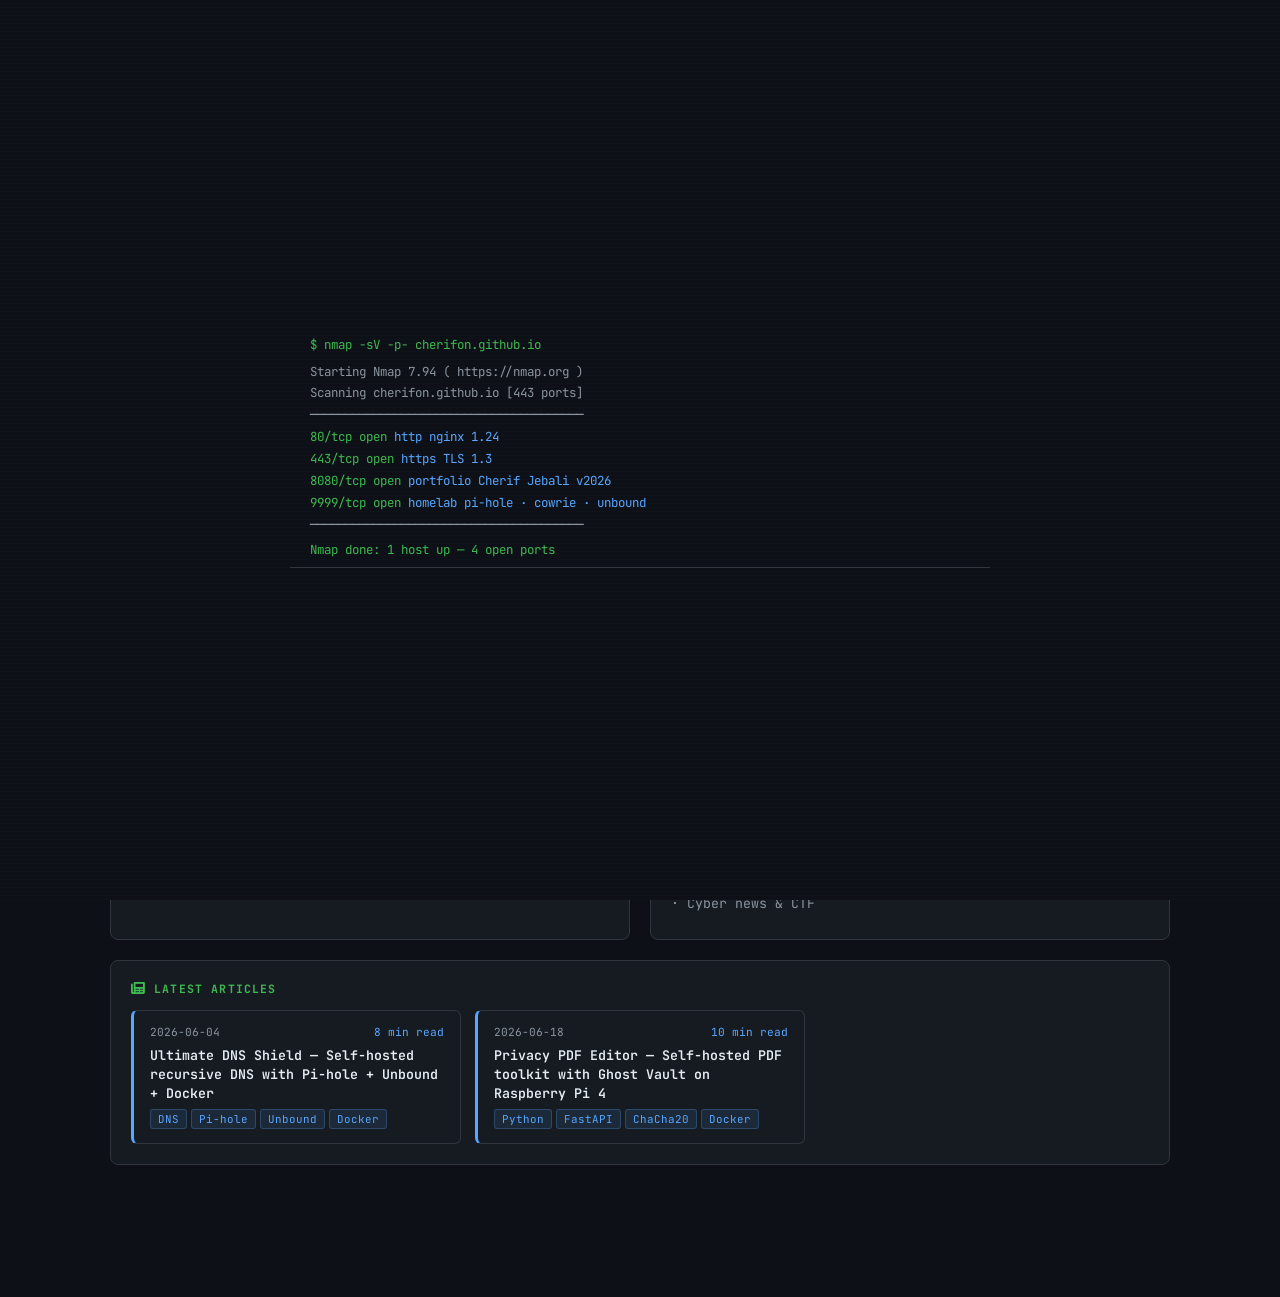
<file: index.html>
<!DOCTYPE html>
<html lang="en">
<head>
    <meta charset="UTF-8">
    <meta name="viewport" content="width=device-width, initial-scale=1.0">
    <title>Cherif Jebali — Portfolio Cybersécurité</title>
    <link rel="canonical" href="https://cherifjebali.com/" />

    <!-- SEO -->
    <meta name="description" content="Cherif Jebali — Étudiant M1 Cyberdefense à l'École Hexagone. Portfolio en cybersécurité : CTF, homelab, projets défensifs et offensifs.">
    <meta name="author" content="Cherif Jebali">
    <link rel="canonical" href="https://cherifjebali.com/">

    <!-- Open Graph -->
    <meta property="og:type" content="website">
    <meta property="og:url" content="https://cherifjebali.com/">
    <meta property="og:title" content="Cherif Jebali — Portfolio Cybersécurité">
    <meta property="og:description" content="Étudiant M1 Cyberdefense à l'École Hexagone. CTF, homelab, sécurité offensive et défensive.">
    <meta property="og:image" content="https://cherifjebali.com/assets/og-image.png">
    <meta property="og:locale" content="fr_FR">

    <!-- Twitter Card -->
    <meta name="twitter:card" content="summary_large_image">
    <meta name="twitter:title" content="Cherif Jebali — Portfolio Cybersécurité">
    <meta name="twitter:description" content="Étudiant M1 Cyberdefense à l'École Hexagone. CTF, homelab, sécurité offensive et défensive.">
    <meta name="twitter:image" content="https://cherifjebali.com/assets/og-image.png">

    <!-- JSON-LD -->
    <script type="application/ld+json">
    {
      "@context": "https://schema.org",
      "@type": "Person",
      "name": "Cherif Jebali",
      "url": "https://cherifjebali.com",
      "sameAs": [
        "https://github.com/cherifon",
        "https://www.linkedin.com/in/cherif-jebali-a248a1241/"
      ],
      "jobTitle": "Étudiant en Cyberdefense",
      "alumniOf": {
        "@type": "CollegeOrUniversity",
        "name": "École Hexagone",
        "address": "Paris, France"
      },
      "knowsAbout": ["Cybersécurité", "CTF", "Pentest", "Homelab", "Docker", "Linux"]
    }
    </script>
    <script type="application/ld+json">
    {
      "@context": "https://schema.org",
      "@type": "WebSite",
      "name": "Cherif Jebali — Portfolio",
      "url": "https://cherifjebali.com"
    }
    </script>

    <!-- Fonts & Icons -->
    <link rel="preconnect" href="https://fonts.googleapis.com">
    <link rel="preconnect" href="https://fonts.gstatic.com" crossorigin>
    <link href="https://fonts.googleapis.com/css2?family=JetBrains+Mono:wght@300;400;500;700&display=swap" rel="stylesheet">
    <link rel="stylesheet" href="https://cdnjs.cloudflare.com/ajax/libs/font-awesome/6.0.0/css/all.min.css">
    <link rel="stylesheet" href="style.css">

    <!-- Google Verification -->
    <meta name="google-site-verification" content="sW5nnPZoBVffp1TiAvQv0eG7oed8qalZl657qUMNC1g" />
</head>
<body data-theme="github" data-mode="terminal">

    <div class="scanlines"></div>

    <!-- TOPBAR -->
    <header class="topbar">
        <div class="topbar-left">
            <div class="terminal-dots">
                <span class="dot dot-red"></span>
                <span class="dot dot-yellow"></span>
                <span class="dot dot-green"></span>
            </div>
            <span class="topbar-title">cherif@kali:~/portfolio</span>
        </div>
        <div class="topbar-right">
            <button class="hdr-btn" id="lang-btn">&#x1F1EB;&#x1F1F7; FR</button>
            <button class="hdr-btn" id="theme-btn" title="Cycle theme">&#9680;</button>
            <div class="mode-toggle" id="mode-toggle">
                <span class="mode-opt" data-m="terminal"><i class="fas fa-terminal"></i> Terminal</span>
                <span class="mode-opt" data-m="visual"><i class="fas fa-th-large"></i> Visual</span>
                <div class="mode-slider"></div>
            </div>
        </div>
    </header>

    <!-- TERMINAL MODE -->
    <div id="terminal-view">
        <div class="terminal-window">
            <div class="terminal-body" id="terminal-body">
                <div id="nmap-container" class="initial-content"></div>
                <div id="welcome-container" class="initial-content"></div>
                <div class="command-line initial-content">
                    <span class="prompt">cherif@kali:~$</span>
                    <span class="cmd-text">ls</span>
                </div>
                <div class="directory-list initial-content" id="init-ls"></div>
                <div class="command-line" id="input-line">
                    <span class="prompt">cherif@kali:~$</span>
                    <div class="input-wrap">
                        <input id="terminal-input" type="text" autocomplete="off" spellcheck="false" placeholder="type a command...">
                        <span class="blink-cursor">&#9608;</span>
                    </div>
                </div>
            </div>
        </div>
        <div class="mobile-bar">
            <button class="mob-btn" data-cmd="whoami">whoami</button>
            <button class="mob-btn" data-cmd="ls">ls</button>
            <button class="mob-btn" data-cmd="cd projets">projets</button>
            <button class="mob-btn" data-cmd="cd certifications">certs</button>
            <button class="mob-btn" data-cmd="cd experiences">exp</button>
            <button class="mob-btn" data-cmd="cat contact.txt">contact</button>
            <button class="mob-btn" data-cmd="help">help</button>
        </div>
    </div>

    <!-- VISUAL MODE -->
    <div id="visual-view" style="display:none">
        <section class="v-hero">
            <div class="v-hero-inner">
                <div class="v-avatar">CJ</div>
                <div class="v-hero-text">
                    <h1 id="v-name">Cherif Jebali</h1>
                    <p class="v-subtitle" id="v-subtitle">M1 Cyberdefense &middot; Ecole Hexagone Versailles</p>
                    <div class="v-tags" id="v-tags"></div>
                    <div class="v-links">
                        <a href="mailto:cherif.jebali@proton.me" class="v-link"><i class="fas fa-envelope"></i></a>
                        <a href="https://github.com/cherifon" target="_blank" class="v-link"><i class="fab fa-github"></i></a>
                        <a href="https://www.linkedin.com/in/cherif-jebali-a248a1241/" target="_blank" class="v-link"><i class="fab fa-linkedin"></i></a>
                        <a href="https://www.credly.com/users/cherif-jebali/badges" target="_blank" class="v-link"><i class="fas fa-medal"></i></a>
                        <a href="assets/CV_Cherif_Jebali_EN.pdf" download class="v-link v-link-dl"><i class="fas fa-file-download"></i> CV &#x1F1EC;&#x1F1E7;</a>
                        <a href="assets/CV_Cherif_Jebali_FR.pdf" download class="v-link v-link-dl"><i class="fas fa-file-download"></i> CV &#x1F1EB;&#x1F1F7;</a>
                    </div>
                </div>
            </div>
        </section>
        <nav class="v-nav">
            <button class="v-tab active" data-section="about"    id="tab-about">About</button>
            <button class="v-tab"        data-section="projects" id="tab-projects">Projects</button>
            <button class="v-tab"        data-section="certs"    id="tab-certs">Certifications</button>
            <button class="v-tab"        data-section="exp"      id="tab-exp">Experience</button>
            <button class="v-tab"        data-section="articles" id="tab-articles">Articles</button>
            <button class="v-tab"        data-section="contact"  id="tab-contact">Contact</button>
        </nav>
        <main class="v-main">
            <section class="v-section active" id="v-about"></section>
            <section class="v-section"        id="v-projects"></section>
            <section class="v-section"        id="v-certs"></section>
            <section class="v-section"        id="v-exp"></section>
            <section class="v-section"        id="v-articles"></section>
            <section class="v-section"        id="v-contact"></section>
        </main>
    </div>

    <script src="script.js" defer></script>

<div id="boot-modal">
  <div class="boot-inner">
    <div id="boot-nmap-container"></div>
    <div id="boot-enter" style="display:none">
      <button id="boot-btn">[ Enter Portfolio ]</button>
    </div>
  </div>
</div>
</body>
</html>
</file>
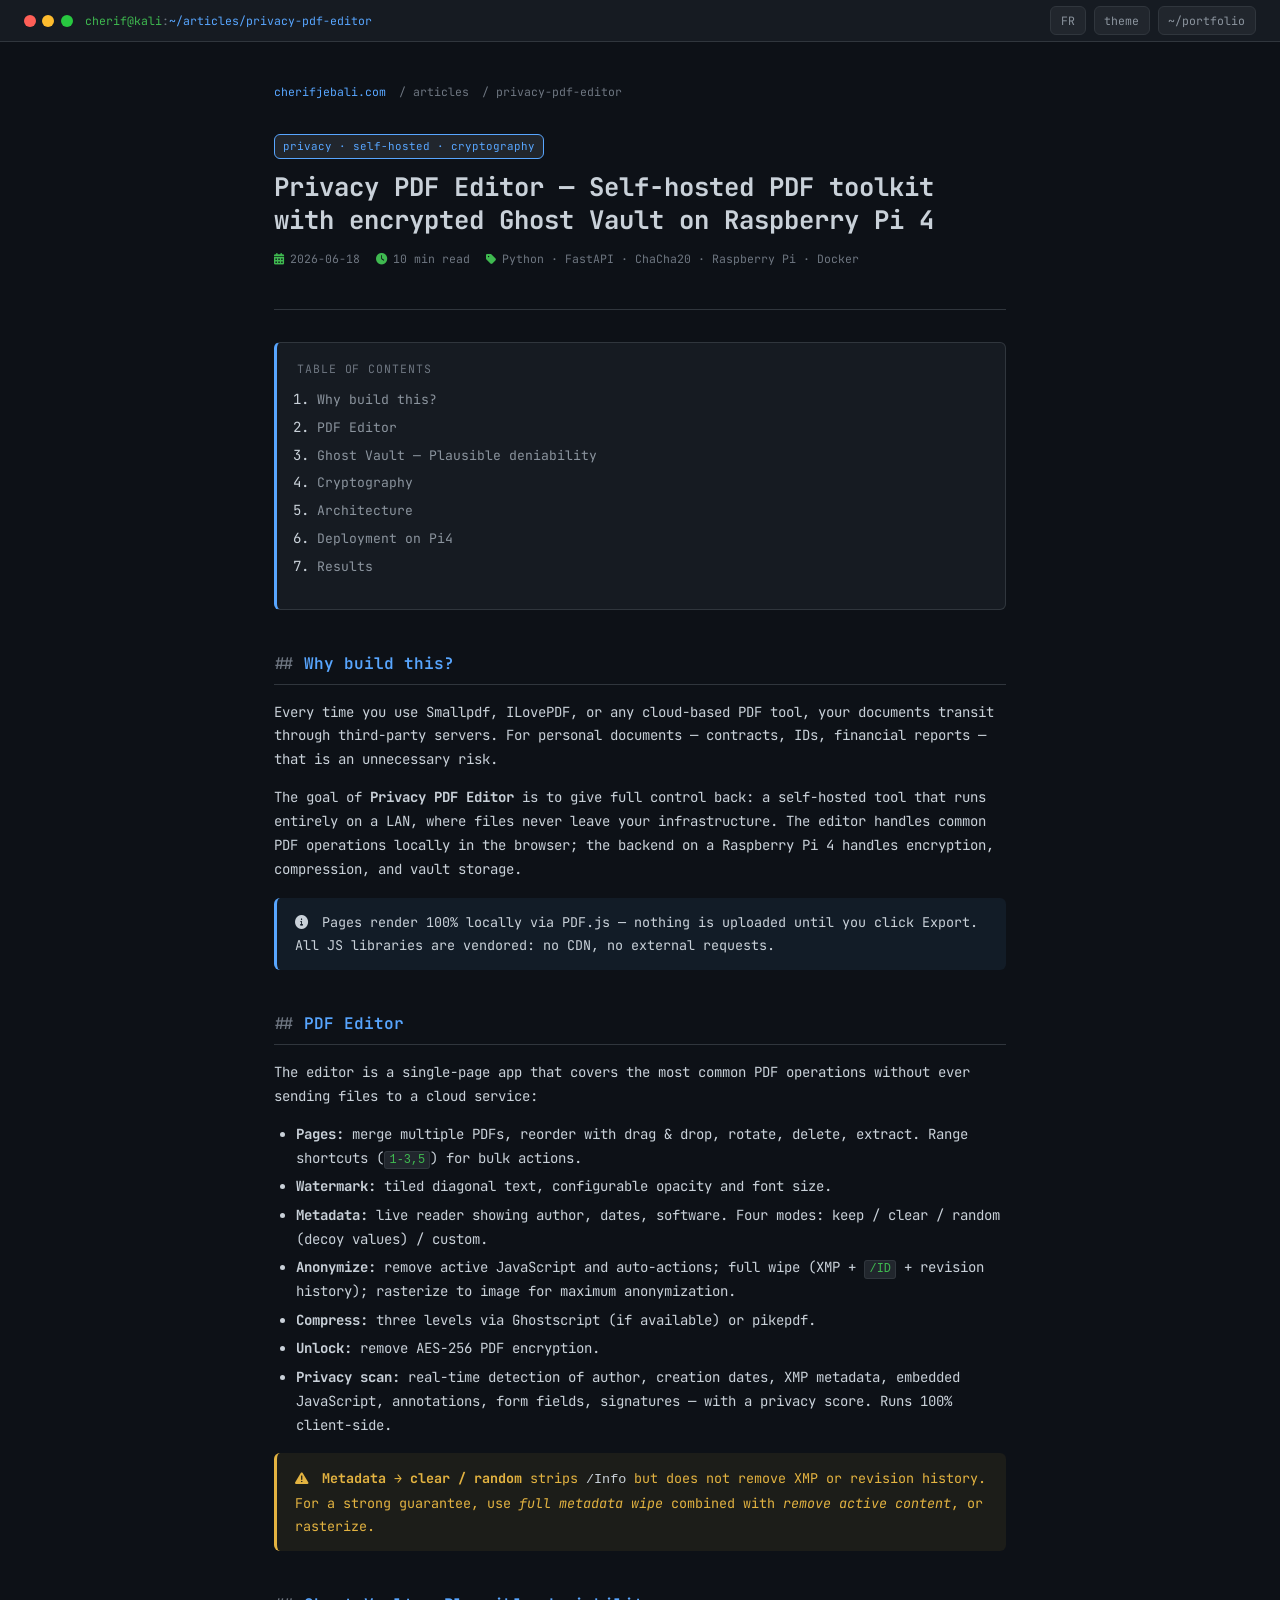
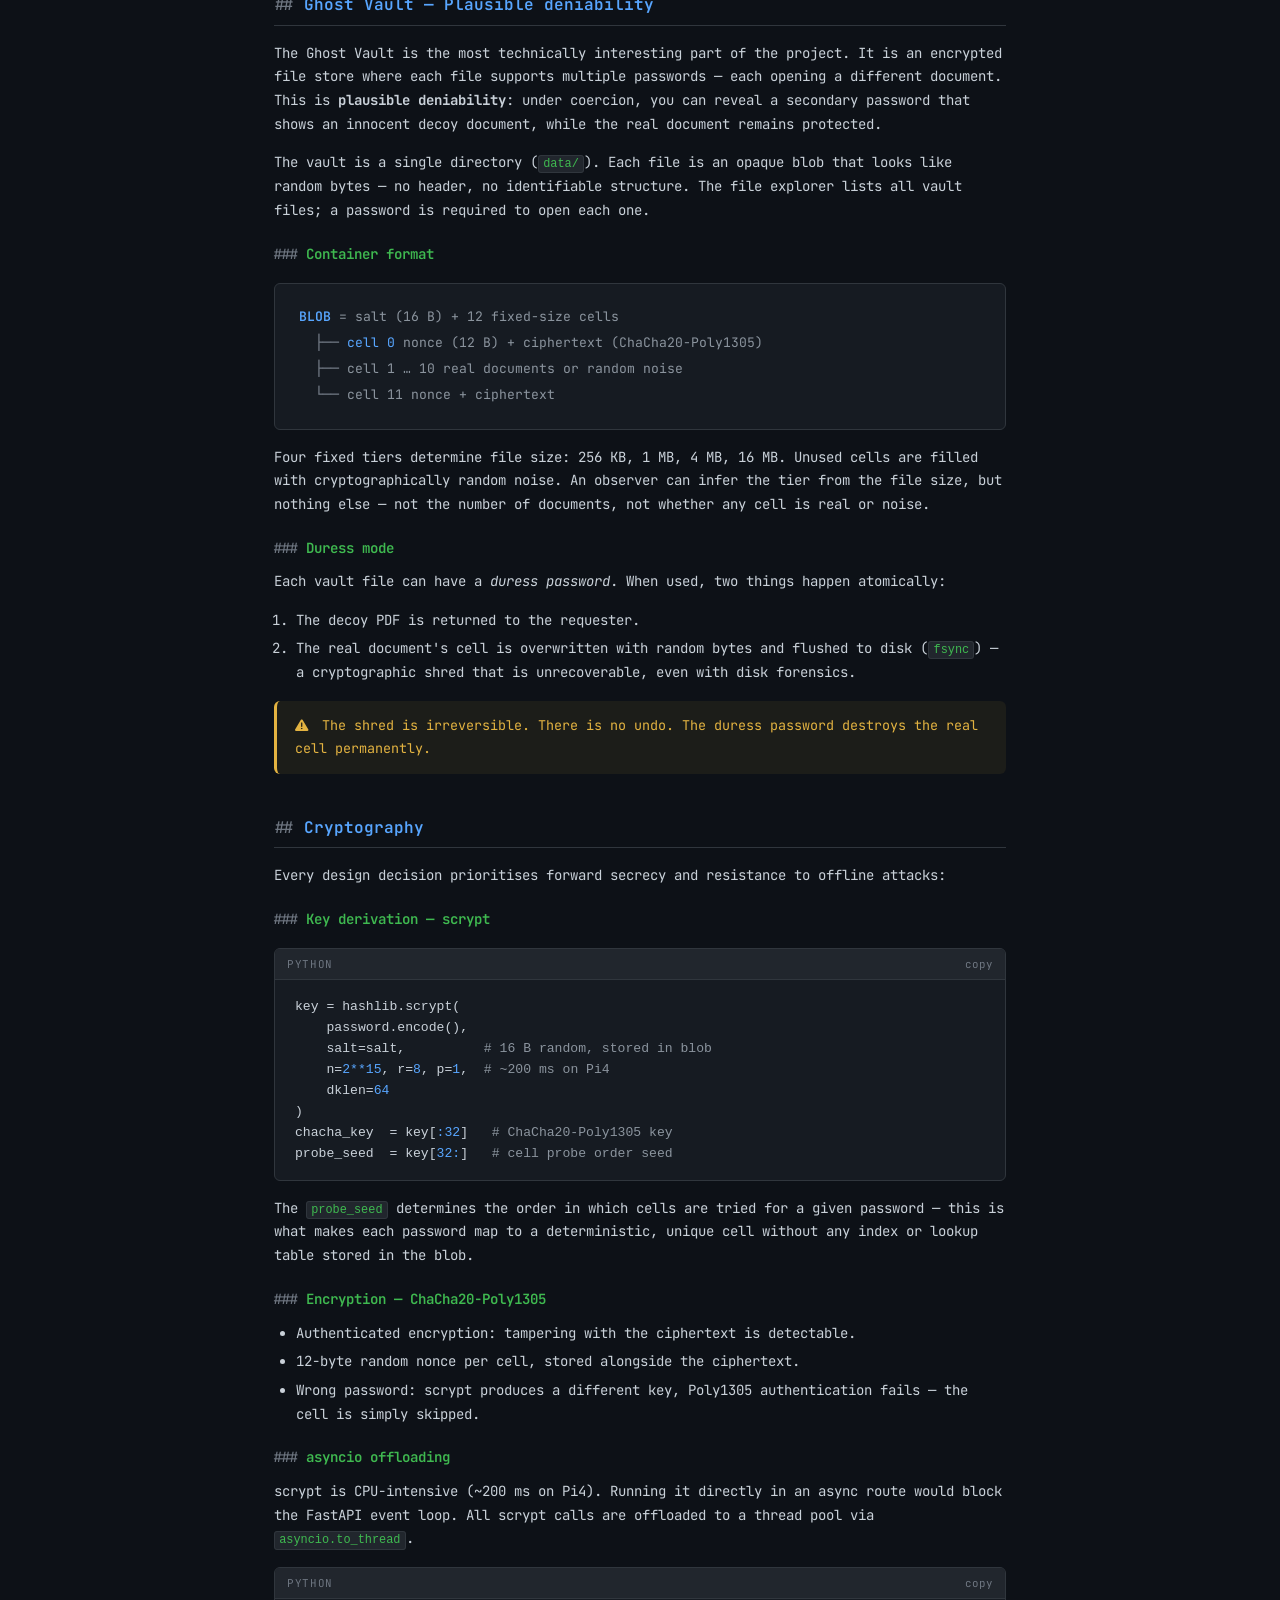
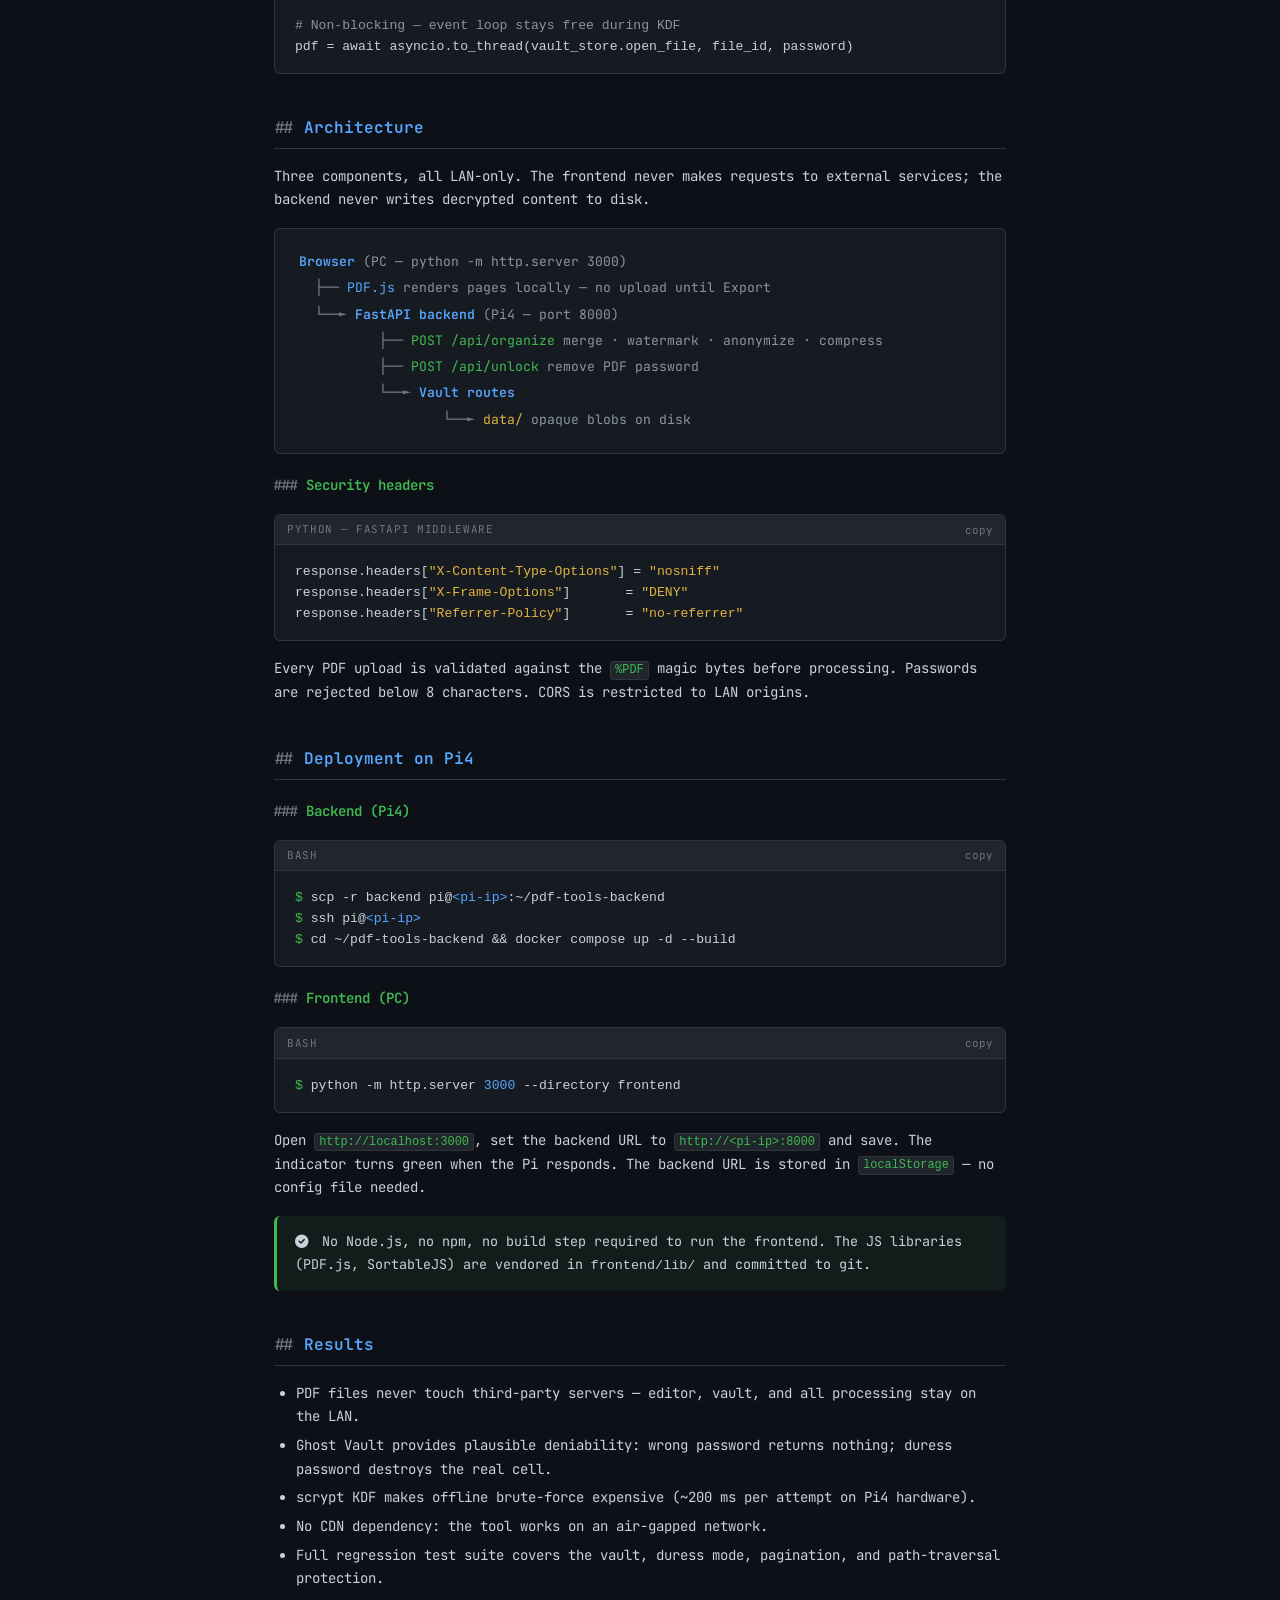
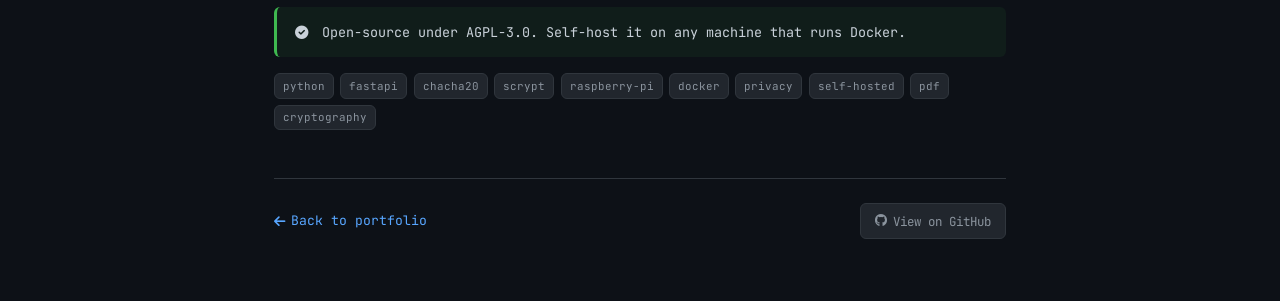
<file: articles/privacy-pdf-editor.html>
<!DOCTYPE html>
<html lang="en">
<head>
  <meta charset="UTF-8" />
  <meta name="viewport" content="width=device-width, initial-scale=1" />
  <title>Privacy PDF Editor — Cherif Jebali</title>
  <meta name="description" content="A self-hosted, LAN-only PDF editor with an encrypted vault, plausible deniability, and zero cloud dependency — running on a Raspberry Pi 4." />
  <meta property="og:title" content="Privacy PDF Editor — Cherif Jebali" />
  <meta property="og:description" content="Self-hosted PDF editor with Ghost Vault: ChaCha20 encryption, duress mode, and plausible deniability on a Raspberry Pi 4." />
  <meta property="og:url" content="https://cherifjebali.com/articles/privacy-pdf-editor" />
  <meta property="og:type" content="article" />
  <link rel="canonical" href="https://cherifjebali.com/articles/privacy-pdf-editor" />
  <link rel="preconnect" href="https://fonts.googleapis.com" />
  <link rel="preconnect" href="https://fonts.gstatic.com" crossorigin />
  <link href="https://fonts.googleapis.com/css2?family=JetBrains+Mono:wght@300;400;500;600;700&display=swap" rel="stylesheet" />
  <link rel="stylesheet" href="https://cdnjs.cloudflare.com/ajax/libs/font-awesome/6.0.0/css/all.min.css" integrity="sha512-9usAa10IRO0HhonpyAIVpjrylPvoDwiPUiKdWk5t3PyolY1cOd4DSE0Ga+ri4AuTroPR5aQvXU9xC6qOPnzFeg==" crossorigin="anonymous" referrerpolicy="no-referrer" />

  <style>
    :root {
      --bg: #0d1117; --bg2: #161b22; --bg3: #21262d;
      --text: #c9d1d9; --text2: #8b949e; --text3: #6e7681;
      --accent: #58a6ff; --accent2: #3fb950; --accent3: #f78166;
      --border: #30363d; --glow: rgba(88,166,255,.15);
      --radius: 6px; --font: 'JetBrains Mono', 'Fira Code', 'Courier New', monospace;
    }
    [data-theme="hacker"] {
      --bg:#000; --bg2:#0a0a0a; --bg3:#111;
      --text:#00ff41; --text2:#00cc33; --text3:#008822;
      --accent:#00ff41; --accent2:#00cc33; --accent3:#ff0040;
      --border:#00ff4133; --glow:rgba(0,255,65,.12);
    }
    [data-theme="retro"] {
      --bg:#1a0a00; --bg2:#2a1500; --bg3:#3a2000;
      --text:#ffb347; --text2:#cc8833; --text3:#886622;
      --accent:#ff6a00; --accent2:#ffb347; --accent3:#ff3300;
      --border:#ff6a0044; --glow:rgba(255,106,0,.12);
    }
    [data-theme="matrix"] {
      --bg:#000; --bg2:#001100; --bg3:#002200;
      --text:#00ff00; --text2:#00cc00; --text3:#009900;
      --accent:#00ff00; --accent2:#00ffaa; --accent3:#ff0000;
      --border:#00ff0033; --glow:rgba(0,255,0,.10);
    }

    *, *::before, *::after { box-sizing: border-box; margin: 0; padding: 0; }
    html { scroll-behavior: smooth; }
    body {
      font-family: var(--font);
      background: var(--bg);
      color: var(--text);
      font-size: 14px;
      line-height: 1.7;
      min-height: 100vh;
    }

    .topbar {
      position: sticky; top: 0; z-index: 100;
      background: var(--bg2);
      border-bottom: 1px solid var(--border);
      display: flex; align-items: center; justify-content: space-between;
      padding: 0 1.5rem; height: 42px;
    }
    .topbar-left { display: flex; align-items: center; gap: .75rem; }
    .win-btns { display: flex; gap: .4rem; }
    .win-btn { width: 12px; height: 12px; border-radius: 50%; cursor: pointer; }
    .win-btn.close  { background: #ff5f57; }
    .win-btn.min    { background: #febc2e; }
    .win-btn.max    { background: #28c840; }
    .topbar-path { font-size: .72rem; color: var(--text2); }
    .topbar-path .prompt { color: var(--accent2); }
    .topbar-path .sep    { color: var(--text3); }
    .topbar-right { display: flex; gap: .5rem; }
    .tb-btn {
      background: var(--bg3); border: 1px solid var(--border);
      color: var(--text2); font-family: var(--font); font-size: .72rem;
      padding: .25rem .6rem; border-radius: var(--radius);
      cursor: pointer; transition: all .2s;
    }
    .tb-btn:hover { color: var(--accent); border-color: var(--accent); }

    .container { max-width: 780px; margin: 0 auto; padding: 2.5rem 1.5rem 4rem; }

    .breadcrumb { font-size: .72rem; color: var(--text3); margin-bottom: 2rem; }
    .breadcrumb a { color: var(--accent); text-decoration: none; }
    .breadcrumb a:hover { text-decoration: underline; }
    .breadcrumb .sep { margin: 0 .4rem; }

    .article-header { margin-bottom: 2.5rem; }
    .article-tag {
      display: inline-block;
      background: var(--bg3); border: 1px solid var(--accent);
      color: var(--accent); font-size: .68rem; padding: .15rem .5rem;
      border-radius: var(--radius); margin-bottom: .75rem;
    }
    .article-title { font-size: 1.6rem; font-weight: 700; color: var(--text); line-height: 1.3; margin-bottom: .75rem; }
    .article-meta { font-size: .72rem; color: var(--text3); display: flex; flex-wrap: wrap; gap: 1rem; }
    .article-meta span { display: flex; align-items: center; gap: .35rem; }
    .article-meta i { color: var(--accent2); }

    hr.divider { border: none; border-top: 1px solid var(--border); margin: 2rem 0; }

    .toc {
      background: var(--bg2); border: 1px solid var(--border);
      border-left: 3px solid var(--accent);
      border-radius: var(--radius); padding: 1rem 1.25rem; margin-bottom: 2.5rem;
    }
    .toc-title { font-size: .72rem; color: var(--text3); text-transform: uppercase; letter-spacing: .08em; margin-bottom: .6rem; }
    .toc ol { padding-left: 1.25rem; }
    .toc li { margin: .25rem 0; }
    .toc a { color: var(--text2); text-decoration: none; font-size: .82rem; transition: color .2s; }
    .toc a:hover { color: var(--accent); }

    .section { margin-bottom: 2.5rem; }
    h2.section-title { font-size: 1rem; font-weight: 600; color: var(--accent); margin-bottom: 1rem; padding-bottom: .4rem; border-bottom: 1px solid var(--border); }
    h2.section-title::before { content: "## "; color: var(--text3); }
    h3.sub-title { font-size: .88rem; font-weight: 600; color: var(--accent2); margin: 1.25rem 0 .6rem; }
    h3.sub-title::before { content: "### "; color: var(--text3); }
    p { margin-bottom: .9rem; }
    a { color: var(--accent); }

    .code-block { background: var(--bg2); border: 1px solid var(--border); border-radius: var(--radius); overflow: hidden; margin: 1rem 0; }
    .code-header { background: var(--bg3); border-bottom: 1px solid var(--border); padding: .35rem .75rem; display: flex; align-items: center; justify-content: space-between; }
    .code-lang { font-size: .68rem; color: var(--text3); text-transform: uppercase; letter-spacing: .06em; }
    .copy-btn { background: none; border: none; color: var(--text3); font-family: var(--font); font-size: .68rem; cursor: pointer; transition: color .2s; padding: 0; }
    .copy-btn:hover { color: var(--accent2); }
    pre { padding: 1rem 1.25rem; overflow-x: auto; font-size: .82rem; line-height: 1.6; tab-size: 2; }
    code { color: var(--text); }
    .c-green  { color: #3fb950; }
    .c-blue   { color: #58a6ff; }
    .c-orange { color: #ff6a00; }
    .c-red    { color: #f78166; }
    .c-gray   { color: #8b949e; }
    .c-yellow { color: #e3b341; }

    p code, li code { background: var(--bg3); border: 1px solid var(--border); border-radius: 3px; padding: .1em .35em; font-size: .85em; color: var(--accent2); }

    .arch-diagram { background: var(--bg2); border: 1px solid var(--border); border-radius: var(--radius); padding: 1.25rem 1.5rem; font-size: .82rem; line-height: 2; margin: 1rem 0; }
    .arch-diagram .node  { color: var(--accent); font-weight: 600; }
    .arch-diagram .arrow { color: var(--text3); }
    .arch-diagram .desc  { color: var(--text2); font-size: .75rem; }

    .callout { border-radius: var(--radius); padding: .85rem 1.1rem; margin: 1rem 0; font-size: .84rem; border-left: 3px solid; }
    .callout.info    { background: rgba(88,166,255,.07);  border-color: var(--accent); }
    .callout.success { background: rgba(63,185,80,.07);   border-color: var(--accent2); }
    .callout.warn    { background: rgba(227,179,65,.07);  border-color: #e3b341; color: #e3b341; }
    .callout i { margin-right: .4rem; }

    ul, ol { padding-left: 1.4rem; margin-bottom: .9rem; }
    li { margin: .3rem 0; }

    .tags { display: flex; flex-wrap: wrap; gap: .4rem; margin-top: 1rem; }
    .tag { background: var(--bg3); border: 1px solid var(--border); color: var(--text2); font-size: .68rem; padding: .15rem .5rem; border-radius: var(--radius); }

    .article-footer { margin-top: 3rem; padding-top: 1.5rem; border-top: 1px solid var(--border); display: flex; justify-content: space-between; align-items: center; flex-wrap: wrap; gap: 1rem; }
    .back-link { color: var(--accent); text-decoration: none; font-size: .82rem; display: flex; align-items: center; gap: .4rem; transition: gap .2s; }
    .back-link:hover { gap: .6rem; }
    .repo-link { background: var(--bg3); border: 1px solid var(--border); color: var(--text2); text-decoration: none; font-size: .78rem; padding: .4rem .85rem; border-radius: var(--radius); display: flex; align-items: center; gap: .4rem; transition: all .2s; }
    .repo-link:hover { border-color: var(--accent); color: var(--accent); }

    [data-lang] { display: none; }
    .lang-en [data-lang="en"],
    .lang-fr [data-lang="fr"] { display: block; }
    span[data-lang] { display: none; }
    .lang-en span[data-lang="en"],
    .lang-fr span[data-lang="fr"] { display: inline; }

    @media (max-width: 600px) {
      .article-title { font-size: 1.2rem; }
      .topbar-path   { display: none; }
      pre            { font-size: .75rem; }
    }
  </style>
</head>

<body data-theme="github" class="lang-en">

<header class="topbar">
  <div class="topbar-left">
    <div class="win-btns">
      <span class="win-btn close"></span>
      <span class="win-btn min"></span>
      <span class="win-btn max"></span>
    </div>
    <div class="topbar-path">
      <span class="prompt">cherif@kali</span><span class="sep">:</span><span class="c-blue">~/articles/privacy-pdf-editor</span>
    </div>
  </div>
  <div class="topbar-right">
    <button class="tb-btn" id="lang-btn">FR</button>
    <button class="tb-btn" id="theme-btn">theme</button>
    <a class="tb-btn" href="https://cherifjebali.com" style="text-decoration:none">~/portfolio</a>
  </div>
</header>

<main class="container">

  <nav class="breadcrumb">
    <a href="https://cherifjebali.com">cherifjebali.com</a>
    <span class="sep">/</span>articles
    <span class="sep">/</span>privacy-pdf-editor
  </nav>

  <header class="article-header">
    <span class="article-tag">privacy · self-hosted · cryptography</span>
    <h1 class="article-title">
      <span data-lang="en">Privacy PDF Editor — Self-hosted PDF toolkit with encrypted Ghost Vault on Raspberry Pi 4</span>
      <span data-lang="fr">Privacy PDF Editor — Éditeur PDF auto-hébergé avec Ghost Vault chiffré sur Raspberry Pi 4</span>
    </h1>
    <div class="article-meta">
      <span><i class="fas fa-calendar-alt"></i> 2026-06-18</span>
      <span><i class="fas fa-clock"></i> <span data-lang="en">10 min read</span><span data-lang="fr">10 min de lecture</span></span>
      <span><i class="fas fa-tag"></i> Python · FastAPI · ChaCha20 · Raspberry Pi · Docker</span>
    </div>
  </header>

  <hr class="divider" />

  <nav class="toc">
    <div class="toc-title">
      <span data-lang="en">Table of contents</span>
      <span data-lang="fr">Sommaire</span>
    </div>
    <ol>
      <li><a href="#why"><span data-lang="en">Why build this?</span><span data-lang="fr">Pourquoi ce projet ?</span></a></li>
      <li><a href="#editor"><span data-lang="en">PDF Editor</span><span data-lang="fr">Éditeur PDF</span></a></li>
      <li><a href="#vault"><span data-lang="en">Ghost Vault — Plausible deniability</span><span data-lang="fr">Ghost Vault — Déni plausible</span></a></li>
      <li><a href="#crypto"><span data-lang="en">Cryptography</span><span data-lang="fr">Cryptographie</span></a></li>
      <li><a href="#architecture"><span data-lang="en">Architecture</span><span data-lang="fr">Architecture</span></a></li>
      <li><a href="#deploy"><span data-lang="en">Deployment on Pi4</span><span data-lang="fr">Déploiement sur Pi4</span></a></li>
      <li><a href="#results"><span data-lang="en">Results</span><span data-lang="fr">Résultats</span></a></li>
    </ol>
  </nav>

  <!-- 1. Why -->
  <section class="section" id="why">
    <h2 class="section-title">
      <span data-lang="en">Why build this?</span>
      <span data-lang="fr">Pourquoi ce projet ?</span>
    </h2>
    <div data-lang="en">
      <p>Every time you use Smallpdf, ILovePDF, or any cloud-based PDF tool, your documents transit through third-party servers. For personal documents — contracts, IDs, financial reports — that is an unnecessary risk.</p>
      <p>The goal of <strong>Privacy PDF Editor</strong> is to give full control back: a self-hosted tool that runs entirely on a LAN, where files never leave your infrastructure. The editor handles common PDF operations locally in the browser; the backend on a Raspberry Pi 4 handles encryption, compression, and vault storage.</p>
      <div class="callout info">
        <i class="fas fa-info-circle"></i>
        <span data-lang="en">Pages render 100% locally via PDF.js — nothing is uploaded until you click Export. All JS libraries are vendored: no CDN, no external requests.</span>
      </div>
    </div>
    <div data-lang="fr">
      <p>À chaque utilisation de Smallpdf, ILovePDF ou n'importe quel outil PDF en ligne, vos documents transitent par des serveurs tiers. Pour des documents personnels — contrats, pièces d'identité, relevés financiers — c'est un risque inutile.</p>
      <p>L'objectif de <strong>Privacy PDF Editor</strong> est de reprendre le contrôle : un outil auto-hébergé qui tourne entièrement en LAN, où les fichiers ne quittent jamais votre infrastructure. L'éditeur gère les opérations PDF courantes localement dans le navigateur ; le backend sur un Raspberry Pi 4 s'occupe du chiffrement, de la compression et du stockage vault.</p>
      <div class="callout info">
        <i class="fas fa-info-circle"></i>
        Les pages sont rendues à 100% localement via PDF.js — rien n'est envoyé avant de cliquer sur Export. Toutes les librairies JS sont vendorisées : pas de CDN, pas de requêtes externes.
      </div>
    </div>
  </section>

  <!-- 2. Editor -->
  <section class="section" id="editor">
    <h2 class="section-title">
      <span data-lang="en">PDF Editor</span>
      <span data-lang="fr">Éditeur PDF</span>
    </h2>

    <div data-lang="en">
      <p>The editor is a single-page app that covers the most common PDF operations without ever sending files to a cloud service:</p>
      <ul>
        <li><strong>Pages:</strong> merge multiple PDFs, reorder with drag &amp; drop, rotate, delete, extract. Range shortcuts (<code>1-3,5</code>) for bulk actions.</li>
        <li><strong>Watermark:</strong> tiled diagonal text, configurable opacity and font size.</li>
        <li><strong>Metadata:</strong> live reader showing author, dates, software. Four modes: keep / clear / random (decoy values) / custom.</li>
        <li><strong>Anonymize:</strong> remove active JavaScript and auto-actions; full wipe (XMP + <code>/ID</code> + revision history); rasterize to image for maximum anonymization.</li>
        <li><strong>Compress:</strong> three levels via Ghostscript (if available) or pikepdf.</li>
        <li><strong>Unlock:</strong> remove AES-256 PDF encryption.</li>
        <li><strong>Privacy scan:</strong> real-time detection of author, creation dates, XMP metadata, embedded JavaScript, annotations, form fields, signatures — with a privacy score. Runs 100% client-side.</li>
      </ul>
    </div>
    <div data-lang="fr">
      <p>L'éditeur est une single-page app qui couvre les opérations PDF les plus courantes sans jamais envoyer les fichiers vers un service cloud :</p>
      <ul>
        <li><strong>Pages :</strong> fusionner plusieurs PDFs, réordonner par drag &amp; drop, pivoter, supprimer, extraire. Raccourcis par plage (<code>1-3,5</code>) pour les actions en masse.</li>
        <li><strong>Filigrane :</strong> texte diagonal en mosaïque, opacité et taille de police configurables.</li>
        <li><strong>Métadonnées :</strong> lecteur en temps réel affichant auteur, dates, logiciel. Quatre modes : garder / effacer / aléatoire (valeurs leurres) / personnalisé.</li>
        <li><strong>Anonymiser :</strong> suppression du JavaScript actif et des auto-actions ; nettoyage complet (XMP + <code>/ID</code> + historique de révision) ; rastérisation en image pour une anonymisation maximale.</li>
        <li><strong>Compresser :</strong> trois niveaux via Ghostscript (si disponible) ou pikepdf.</li>
        <li><strong>Déverrouiller :</strong> suppression du chiffrement AES-256 d'un PDF.</li>
        <li><strong>Scan de confidentialité :</strong> détection en temps réel de l'auteur, des dates de création, des métadonnées XMP, du JavaScript embarqué, des annotations, des champs de formulaire, des signatures — avec un score de confidentialité. Fonctionne à 100% côté client.</li>
      </ul>
    </div>

    <div class="callout warn">
      <i class="fas fa-exclamation-triangle"></i>
      <span data-lang="en"><strong>Metadata → clear / random</strong> strips <code>/Info</code> but does not remove XMP or revision history. For a strong guarantee, use <em>full metadata wipe</em> combined with <em>remove active content</em>, or rasterize.</span>
      <span data-lang="fr"><strong>Métadonnées → effacer / aléatoire</strong> supprime <code>/Info</code> mais pas le XMP ni l'historique de révision. Pour une garantie solide, utiliser <em>nettoyage complet</em> combiné à <em>supprimer le contenu actif</em>, ou rastériser.</span>
    </div>
  </section>

  <!-- 3. Vault -->
  <section class="section" id="vault">
    <h2 class="section-title">
      <span data-lang="en">Ghost Vault — Plausible deniability</span>
      <span data-lang="fr">Ghost Vault — Déni plausible</span>
    </h2>

    <div data-lang="en">
      <p>The Ghost Vault is the most technically interesting part of the project. It is an encrypted file store where each file supports multiple passwords — each opening a different document. This is <strong>plausible deniability</strong>: under coercion, you can reveal a secondary password that shows an innocent decoy document, while the real document remains protected.</p>
      <p>The vault is a single directory (<code>data/</code>). Each file is an opaque blob that looks like random bytes — no header, no identifiable structure. The file explorer lists all vault files; a password is required to open each one.</p>
    </div>
    <div data-lang="fr">
      <p>Le Ghost Vault est la partie techniquement la plus intéressante du projet. C'est un stockage de fichiers chiffré où chaque fichier supporte plusieurs mots de passe — chacun ouvrant un document différent. C'est le <strong>déni plausible</strong> : sous contrainte, vous pouvez révéler un mot de passe secondaire qui affiche un document leurre innocent, pendant que le vrai document reste protégé.</p>
      <p>Le vault est un seul répertoire (<code>data/</code>). Chaque fichier est un blob opaque qui ressemble à des octets aléatoires — pas d'en-tête, pas de structure identifiable. L'explorateur de fichiers liste tous les fichiers du vault ; un mot de passe est requis pour ouvrir chacun d'eux.</p>
    </div>

    <h3 class="sub-title">
      <span data-lang="en">Container format</span>
      <span data-lang="fr">Format du conteneur</span>
    </h3>

    <div class="arch-diagram">
      <div><span class="node">BLOB</span> <span class="c-gray">= salt (16 B) + 12 fixed-size cells</span></div>
      <div><span style="margin-left:1rem"></span><span class="arrow">├──</span> <span class="c-blue">cell 0</span>  <span class="c-gray">nonce (12 B) + ciphertext (ChaCha20-Poly1305)</span></div>
      <div><span style="margin-left:1rem"></span><span class="arrow">├──</span> <span class="c-gray">cell 1 … 10</span>  <span class="c-gray">real documents or random noise</span></div>
      <div><span style="margin-left:1rem"></span><span class="arrow">└──</span> <span class="c-gray">cell 11</span>  <span class="c-gray">nonce + ciphertext</span></div>
    </div>

    <div data-lang="en">
      <p>Four fixed tiers determine file size: 256 KB, 1 MB, 4 MB, 16 MB. Unused cells are filled with cryptographically random noise. An observer can infer the tier from the file size, but nothing else — not the number of documents, not whether any cell is real or noise.</p>
    </div>
    <div data-lang="fr">
      <p>Quatre paliers fixes déterminent la taille du fichier : 256 Ko, 1 Mo, 4 Mo, 16 Mo. Les cellules inutilisées sont remplies de bruit aléatoire cryptographique. Un observateur peut déduire le palier depuis la taille du fichier, mais rien d'autre — pas le nombre de documents, pas si une cellule est réelle ou du bruit.</p>
    </div>

    <h3 class="sub-title">
      <span data-lang="en">Duress mode</span>
      <span data-lang="fr">Mode de contrainte</span>
    </h3>

    <div data-lang="en">
      <p>Each vault file can have a <em>duress password</em>. When used, two things happen atomically:</p>
      <ol>
        <li>The decoy PDF is returned to the requester.</li>
        <li>The real document's cell is overwritten with random bytes and flushed to disk (<code>fsync</code>) — a cryptographic shred that is unrecoverable, even with disk forensics.</li>
      </ol>
      <div class="callout warn">
        <i class="fas fa-exclamation-triangle"></i>
        <span data-lang="en">The shred is irreversible. There is no undo. The duress password destroys the real cell permanently.</span>
      </div>
    </div>
    <div data-lang="fr">
      <p>Chaque fichier vault peut avoir un <em>mot de passe de contrainte</em>. Quand il est utilisé, deux choses se produisent de manière atomique :</p>
      <ol>
        <li>Le PDF leurre est retourné au demandeur.</li>
        <li>La cellule du vrai document est écrasée avec des octets aléatoires et vidée sur le disque (<code>fsync</code>) — une destruction cryptographique non récupérable, même avec de la forensique disque.</li>
      </ol>
      <div class="callout warn">
        <i class="fas fa-exclamation-triangle"></i>
        La destruction est irréversible. Il n'y a pas d'annulation. Le mot de passe de contrainte détruit définitivement la cellule réelle.
      </div>
    </div>
  </section>

  <!-- 4. Crypto -->
  <section class="section" id="crypto">
    <h2 class="section-title">
      <span data-lang="en">Cryptography</span>
      <span data-lang="fr">Cryptographie</span>
    </h2>

    <div data-lang="en">
      <p>Every design decision prioritises forward secrecy and resistance to offline attacks:</p>
    </div>
    <div data-lang="fr">
      <p>Chaque décision de conception privilégie la confidentialité persistante et la résistance aux attaques hors ligne :</p>
    </div>

    <h3 class="sub-title">Key derivation — scrypt</h3>
    <div class="code-block">
      <div class="code-header">
        <span class="code-lang">python</span>
        <button class="copy-btn">copy</button>
      </div>
      <pre><code>key = hashlib.scrypt(
    password.encode(),
    salt=salt,          <span class="c-gray"># 16 B random, stored in blob</span>
    n=<span class="c-blue">2**15</span>, r=<span class="c-blue">8</span>, p=<span class="c-blue">1</span>,  <span class="c-gray"># ~200 ms on Pi4</span>
    dklen=<span class="c-blue">64</span>
)
chacha_key  = key[<span class="c-blue">:32</span>]   <span class="c-gray"># ChaCha20-Poly1305 key</span>
probe_seed  = key[<span class="c-blue">32:</span>]   <span class="c-gray"># cell probe order seed</span></code></pre>
    </div>

    <div data-lang="en">
      <p>The <code>probe_seed</code> determines the order in which cells are tried for a given password — this is what makes each password map to a deterministic, unique cell without any index or lookup table stored in the blob.</p>
    </div>
    <div data-lang="fr">
      <p>Le <code>probe_seed</code> détermine l'ordre dans lequel les cellules sont essayées pour un mot de passe donné — c'est ce qui fait que chaque mot de passe pointe vers une cellule déterministe et unique sans aucun index ni table de correspondance stocké dans le blob.</p>
    </div>

    <h3 class="sub-title">
      <span data-lang="en">Encryption — ChaCha20-Poly1305</span>
      <span data-lang="fr">Chiffrement — ChaCha20-Poly1305</span>
    </h3>
    <div data-lang="en">
      <ul>
        <li>Authenticated encryption: tampering with the ciphertext is detectable.</li>
        <li>12-byte random nonce per cell, stored alongside the ciphertext.</li>
        <li>Wrong password: scrypt produces a different key, Poly1305 authentication fails — the cell is simply skipped.</li>
      </ul>
    </div>
    <div data-lang="fr">
      <ul>
        <li>Chiffrement authentifié : toute falsification du texte chiffré est détectable.</li>
        <li>Nonce aléatoire de 12 octets par cellule, stocké avec le texte chiffré.</li>
        <li>Mauvais mot de passe : scrypt produit une clé différente, l'authentification Poly1305 échoue — la cellule est simplement ignorée.</li>
      </ul>
    </div>

    <h3 class="sub-title">
      <span data-lang="en">asyncio offloading</span>
      <span data-lang="fr">Offloading asyncio</span>
    </h3>
    <div data-lang="en">
      <p>scrypt is CPU-intensive (~200 ms on Pi4). Running it directly in an async route would block the FastAPI event loop. All scrypt calls are offloaded to a thread pool via <code>asyncio.to_thread</code>.</p>
    </div>
    <div data-lang="fr">
      <p>scrypt est gourmand en CPU (~200 ms sur Pi4). L'exécuter directement dans une route async bloquerait la boucle d'événements FastAPI. Tous les appels scrypt sont déportés dans un pool de threads via <code>asyncio.to_thread</code>.</p>
    </div>

    <div class="code-block">
      <div class="code-header">
        <span class="code-lang">python</span>
        <button class="copy-btn">copy</button>
      </div>
      <pre><code><span class="c-gray"># Non-blocking — event loop stays free during KDF</span>
pdf = await asyncio.to_thread(vault_store.open_file, file_id, password)</code></pre>
    </div>
  </section>

  <!-- 5. Architecture -->
  <section class="section" id="architecture">
    <h2 class="section-title">Architecture</h2>

    <div data-lang="en">
      <p>Three components, all LAN-only. The frontend never makes requests to external services; the backend never writes decrypted content to disk.</p>
    </div>
    <div data-lang="fr">
      <p>Trois composants, tous en LAN uniquement. Le frontend ne fait jamais de requêtes vers des services externes ; le backend n'écrit jamais le contenu déchiffré sur le disque.</p>
    </div>

    <div class="arch-diagram">
      <div><span class="node">Browser</span> <span class="c-gray">(PC — python -m http.server 3000)</span></div>
      <div><span style="margin-left:1rem"></span><span class="arrow">├──</span> <span class="c-blue">PDF.js</span> <span class="c-gray">renders pages locally — no upload until Export</span></div>
      <div><span style="margin-left:1rem"></span><span class="arrow">└──►</span> <span class="node">FastAPI backend</span> <span class="c-gray">(Pi4 — port 8000)</span></div>
      <div><span style="margin-left:5rem"></span><span class="arrow">├──</span> <span class="c-green">POST /api/organize</span>  <span class="c-gray">merge · watermark · anonymize · compress</span></div>
      <div><span style="margin-left:5rem"></span><span class="arrow">├──</span> <span class="c-green">POST /api/unlock</span>    <span class="c-gray">remove PDF password</span></div>
      <div><span style="margin-left:5rem"></span><span class="arrow">└──►</span> <span class="node">Vault routes</span></div>
      <div><span style="margin-left:9rem"></span><span class="arrow">└──►</span> <span class="c-yellow">data/</span>  <span class="c-gray">opaque blobs on disk</span></div>
    </div>

    <h3 class="sub-title">
      <span data-lang="en">Security headers</span>
      <span data-lang="fr">En-têtes de sécurité</span>
    </h3>
    <div class="code-block">
      <div class="code-header">
        <span class="code-lang">python — FastAPI middleware</span>
        <button class="copy-btn">copy</button>
      </div>
      <pre><code>response.headers[<span class="c-yellow">"X-Content-Type-Options"</span>] = <span class="c-yellow">"nosniff"</span>
response.headers[<span class="c-yellow">"X-Frame-Options"</span>]       = <span class="c-yellow">"DENY"</span>
response.headers[<span class="c-yellow">"Referrer-Policy"</span>]       = <span class="c-yellow">"no-referrer"</span></code></pre>
    </div>

    <div data-lang="en">
      <p>Every PDF upload is validated against the <code>%PDF</code> magic bytes before processing. Passwords are rejected below 8 characters. CORS is restricted to LAN origins.</p>
    </div>
    <div data-lang="fr">
      <p>Chaque upload PDF est validé contre les magic bytes <code>%PDF</code> avant traitement. Les mots de passe de moins de 8 caractères sont rejetés. Le CORS est restreint aux origines LAN.</p>
    </div>
  </section>

  <!-- 6. Deploy -->
  <section class="section" id="deploy">
    <h2 class="section-title">
      <span data-lang="en">Deployment on Pi4</span>
      <span data-lang="fr">Déploiement sur Pi4</span>
    </h2>

    <h3 class="sub-title">
      <span data-lang="en">Backend (Pi4)</span>
      <span data-lang="fr">Backend (Pi4)</span>
    </h3>
    <div class="code-block">
      <div class="code-header">
        <span class="code-lang">bash</span>
        <button class="copy-btn">copy</button>
      </div>
      <pre><code><span class="c-green">$</span> scp -r backend pi@<span class="c-blue">&lt;pi-ip&gt;</span>:~/pdf-tools-backend
<span class="c-green">$</span> ssh pi@<span class="c-blue">&lt;pi-ip&gt;</span>
<span class="c-green">$</span> cd ~/pdf-tools-backend && docker compose up -d --build</code></pre>
    </div>

    <h3 class="sub-title">
      <span data-lang="en">Frontend (PC)</span>
      <span data-lang="fr">Frontend (PC)</span>
    </h3>
    <div class="code-block">
      <div class="code-header">
        <span class="code-lang">bash</span>
        <button class="copy-btn">copy</button>
      </div>
      <pre><code><span class="c-green">$</span> python -m http.server <span class="c-blue">3000</span> --directory frontend</code></pre>
    </div>

    <div data-lang="en">
      <p>Open <code>http://localhost:3000</code>, set the backend URL to <code>http://&lt;pi-ip&gt;:8000</code> and save. The indicator turns green when the Pi responds. The backend URL is stored in <code>localStorage</code> — no config file needed.</p>
      <div class="callout success">
        <i class="fas fa-check-circle"></i>
        No Node.js, no npm, no build step required to run the frontend. The JS libraries (PDF.js, SortableJS) are vendored in <code>frontend/lib/</code> and committed to git.
      </div>
    </div>
    <div data-lang="fr">
      <p>Ouvrir <code>http://localhost:3000</code>, définir l'URL du backend sur <code>http://&lt;pi-ip&gt;:8000</code> et sauvegarder. L'indicateur devient vert quand le Pi répond. L'URL du backend est stockée dans <code>localStorage</code> — pas de fichier de configuration nécessaire.</p>
      <div class="callout success">
        <i class="fas fa-check-circle"></i>
        Aucun Node.js, npm ou étape de build requis pour lancer le frontend. Les librairies JS (PDF.js, SortableJS) sont vendorisées dans <code>frontend/lib/</code> et commitées dans git.
      </div>
    </div>
  </section>

  <!-- 7. Results -->
  <section class="section" id="results">
    <h2 class="section-title">
      <span data-lang="en">Results</span>
      <span data-lang="fr">Résultats</span>
    </h2>

    <div data-lang="en">
      <ul>
        <li>PDF files never touch third-party servers — editor, vault, and all processing stay on the LAN.</li>
        <li>Ghost Vault provides plausible deniability: wrong password returns nothing; duress password destroys the real cell.</li>
        <li>scrypt KDF makes offline brute-force expensive (~200 ms per attempt on Pi4 hardware).</li>
        <li>No CDN dependency: the tool works on an air-gapped network.</li>
        <li>Full regression test suite covers the vault, duress mode, pagination, and path-traversal protection.</li>
      </ul>
      <div class="callout success">
        <i class="fas fa-check-circle"></i>
        Open-source under AGPL-3.0. Self-host it on any machine that runs Docker.
      </div>
    </div>
    <div data-lang="fr">
      <ul>
        <li>Les fichiers PDF ne touchent jamais des serveurs tiers — éditeur, vault et tout le traitement restent en LAN.</li>
        <li>Le Ghost Vault offre un déni plausible : un mauvais mot de passe ne retourne rien ; le mot de passe de contrainte détruit la cellule réelle.</li>
        <li>La KDF scrypt rend le brute-force hors ligne coûteux (~200 ms par tentative sur le hardware Pi4).</li>
        <li>Aucune dépendance CDN : l'outil fonctionne sur un réseau isolé.</li>
        <li>Suite de tests de régression complète couvrant le vault, le mode contrainte, la pagination et la protection contre le path traversal.</li>
      </ul>
      <div class="callout success">
        <i class="fas fa-check-circle"></i>
        Open-source sous AGPL-3.0. À auto-héberger sur n'importe quelle machine qui fait tourner Docker.
      </div>
    </div>

    <div class="tags">
      <span class="tag">python</span>
      <span class="tag">fastapi</span>
      <span class="tag">chacha20</span>
      <span class="tag">scrypt</span>
      <span class="tag">raspberry-pi</span>
      <span class="tag">docker</span>
      <span class="tag">privacy</span>
      <span class="tag">self-hosted</span>
      <span class="tag">pdf</span>
      <span class="tag">cryptography</span>
    </div>
  </section>

  <footer class="article-footer">
    <a class="back-link" href="https://cherifjebali.com">
      <i class="fas fa-arrow-left"></i>
      <span data-lang="en">Back to portfolio</span>
      <span data-lang="fr">Retour au portfolio</span>
    </a>
    <a class="repo-link" href="https://github.com/cherifon/Privacy-PDF-Editor" target="_blank" rel="noopener">
      <i class="fab fa-github"></i>
      <span data-lang="en">View on GitHub</span>
      <span data-lang="fr">Voir sur GitHub</span>
    </a>
  </footer>

</main>

<script src="article.js"></script>
</body>
</html>
</file>
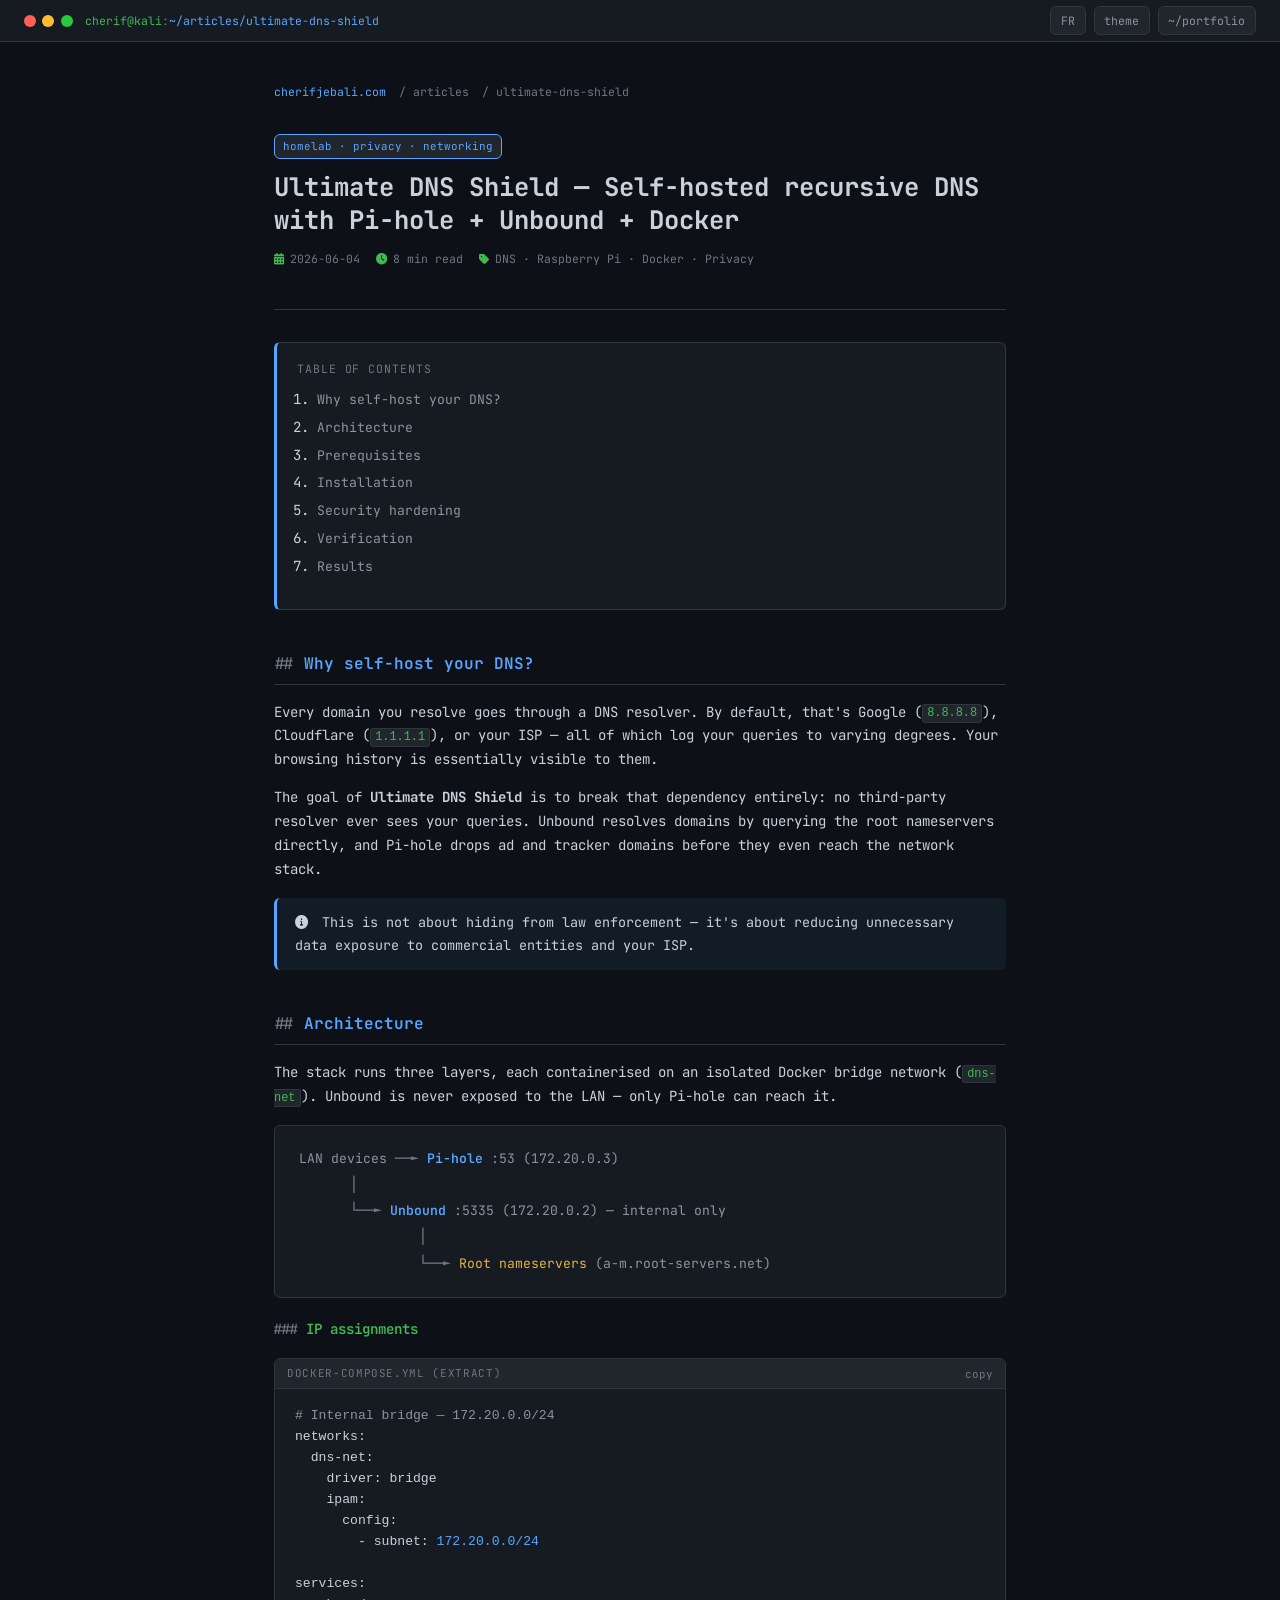
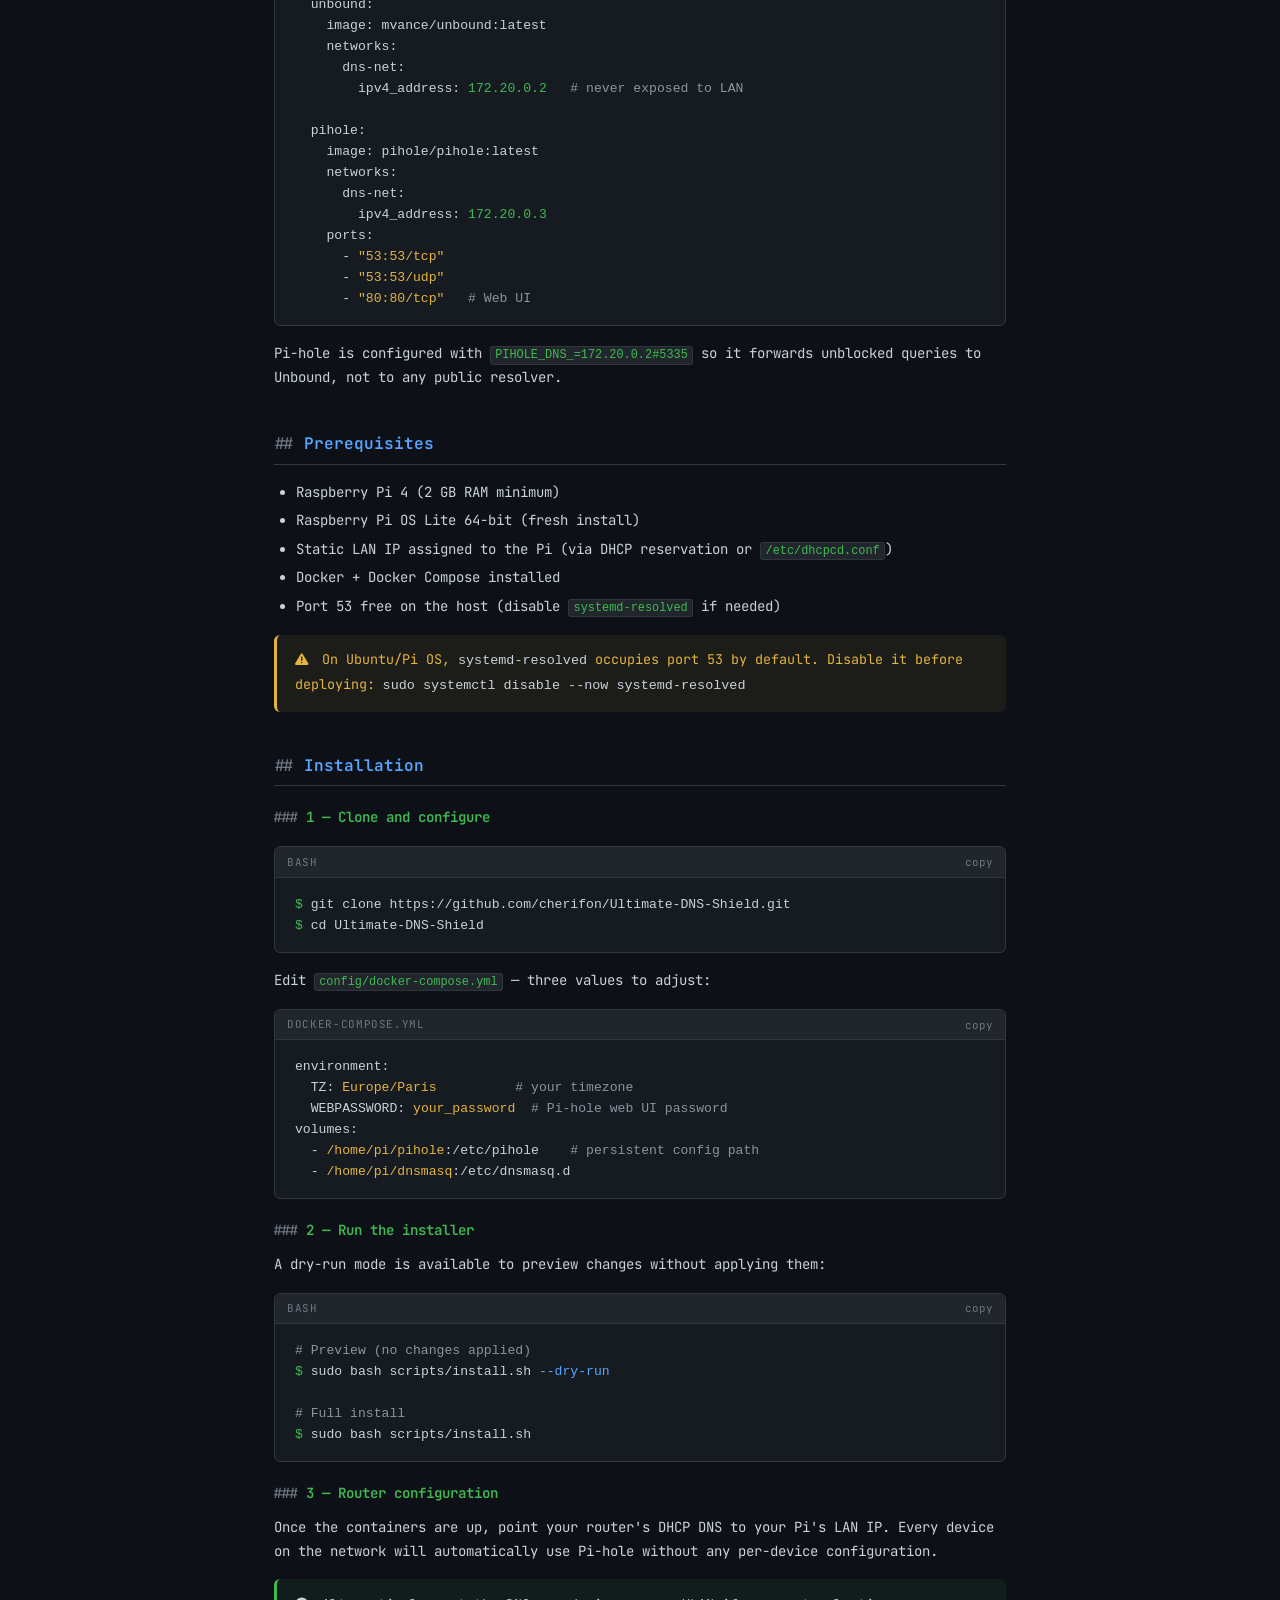
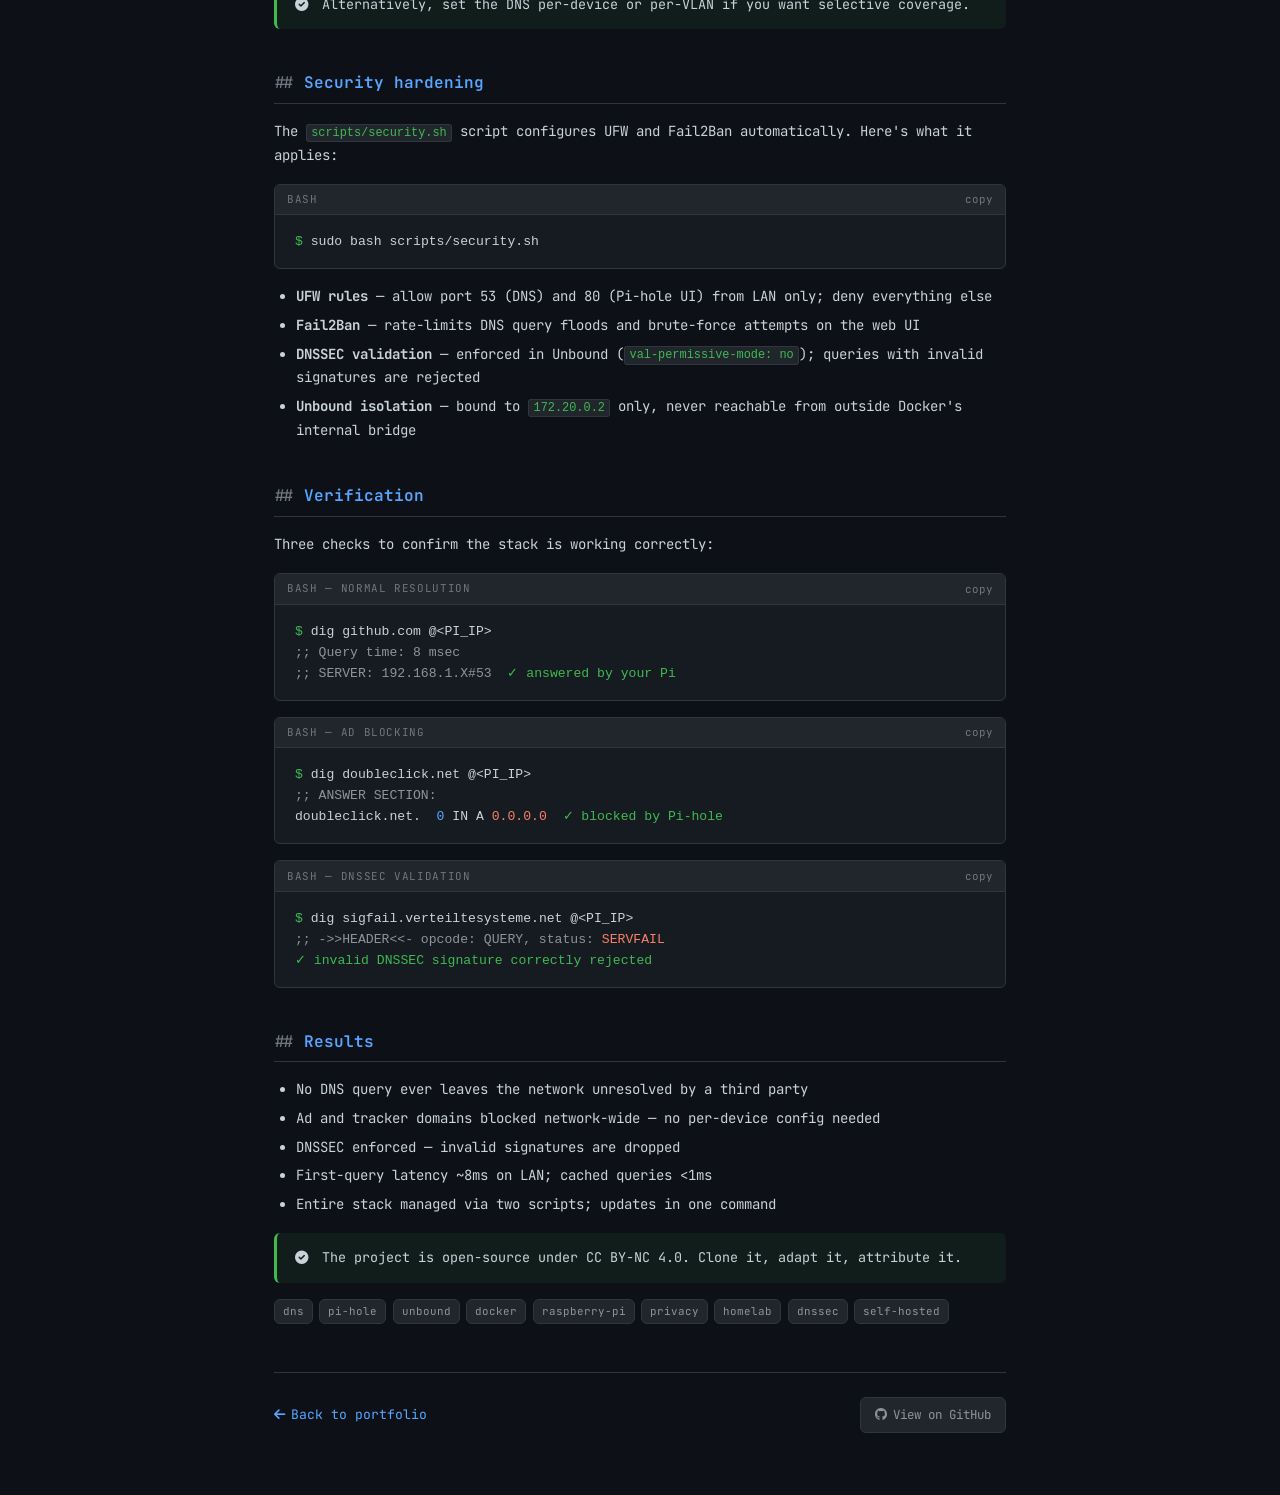
<file: articles/ultimate-dns-shield.html>
<!DOCTYPE html>
<html lang="en">
<head>
  <meta charset="UTF-8" />
  <meta name="viewport" content="width=device-width, initial-scale=1" />
  <title>Ultimate DNS Shield — Cherif Jebali</title>
  <meta name="description" content="How I built a self-hosted, private, ad-free DNS server on a Raspberry Pi 4 using Pi-hole, Unbound, and Docker." />
  <meta property="og:title" content="Ultimate DNS Shield — Cherif Jebali" />
  <meta property="og:description" content="Self-hosted recursive DNS with Pi-hole + Unbound + Docker on Raspberry Pi 4." />
  <meta property="og:url" content="https://cherifjebali.com/articles/ultimate-dns-shield" />
  <meta property="og:type" content="article" />
  <link rel="canonical" href="https://cherifjebali.com/articles/ultimate-dns-shield" />
  <link rel="preconnect" href="https://fonts.googleapis.com" />
  <link rel="preconnect" href="https://fonts.gstatic.com" crossorigin />
  <link href="https://fonts.googleapis.com/css2?family=JetBrains+Mono:wght@300;400;500;600;700&display=swap" rel="stylesheet" />
  <link rel="stylesheet" href="https://cdnjs.cloudflare.com/ajax/libs/font-awesome/6.0.0/css/all.min.css" integrity="sha512-9usAa10IRO0HhonpyAIVpjrylPvoDwiPUiKdWk5t3PyolY1cOd4DSE0Ga+ri4AuTroPR5aQvXU9xC6qOPnzFeg==" crossorigin="anonymous" referrerpolicy="no-referrer" />

  <style>
    /* ── Design tokens (mirrors main portfolio) ── */
    :root {
      --bg: #0d1117; --bg2: #161b22; --bg3: #21262d;
      --text: #c9d1d9; --text2: #8b949e; --text3: #6e7681;
      --accent: #58a6ff; --accent2: #3fb950; --accent3: #f78166;
      --border: #30363d; --glow: rgba(88,166,255,.15);
      --radius: 6px; --font: 'JetBrains Mono', 'Fira Code', 'Courier New', monospace;
    }
    [data-theme="hacker"] {
      --bg:#000; --bg2:#0a0a0a; --bg3:#111;
      --text:#00ff41; --text2:#00cc33; --text3:#008822;
      --accent:#00ff41; --accent2:#00cc33; --accent3:#ff0040;
      --border:#00ff4133; --glow:rgba(0,255,65,.12);
    }
    [data-theme="retro"] {
      --bg:#1a0a00; --bg2:#2a1500; --bg3:#3a2000;
      --text:#ffb347; --text2:#cc8833; --text3:#886622;
      --accent:#ff6a00; --accent2:#ffb347; --accent3:#ff3300;
      --border:#ff6a0044; --glow:rgba(255,106,0,.12);
    }
    [data-theme="matrix"] {
      --bg:#000; --bg2:#001100; --bg3:#002200;
      --text:#00ff00; --text2:#00cc00; --text3:#009900;
      --accent:#00ff00; --accent2:#00ffaa; --accent3:#ff0000;
      --border:#00ff0033; --glow:rgba(0,255,0,.10);
    }

    *, *::before, *::after { box-sizing: border-box; margin: 0; padding: 0; }

    html { scroll-behavior: smooth; }

    body {
      font-family: var(--font);
      background: var(--bg);
      color: var(--text);
      font-size: 14px;
      line-height: 1.7;
      min-height: 100vh;
    }

    /* ── Topbar ── */
    .topbar {
      position: sticky; top: 0; z-index: 100;
      background: var(--bg2);
      border-bottom: 1px solid var(--border);
      display: flex; align-items: center; justify-content: space-between;
      padding: 0 1.5rem; height: 42px;
    }
    .topbar-left { display: flex; align-items: center; gap: .75rem; }
    .win-btns { display: flex; gap: .4rem; }
    .win-btn {
      width: 12px; height: 12px; border-radius: 50%; cursor: pointer;
    }
    .win-btn.close  { background: #ff5f57; }
    .win-btn.min    { background: #febc2e; }
    .win-btn.max    { background: #28c840; }
    .topbar-path {
      font-size: .72rem; color: var(--text2);
    }
    .topbar-path .prompt { color: var(--accent2); }
    .topbar-path .sep    { color: var(--text3); }
    .topbar-right { display: flex; gap: .5rem; }
    .tb-btn {
      background: var(--bg3); border: 1px solid var(--border);
      color: var(--text2); font-family: var(--font); font-size: .72rem;
      padding: .25rem .6rem; border-radius: var(--radius);
      cursor: pointer; transition: all .2s;
    }
    .tb-btn:hover { color: var(--accent); border-color: var(--accent); }

    /* ── Main layout ── */
    .container {
      max-width: 780px; margin: 0 auto;
      padding: 2.5rem 1.5rem 4rem;
    }

    /* ── Breadcrumb ── */
    .breadcrumb {
      font-size: .72rem; color: var(--text3);
      margin-bottom: 2rem;
    }
    .breadcrumb a { color: var(--accent); text-decoration: none; }
    .breadcrumb a:hover { text-decoration: underline; }
    .breadcrumb .sep { margin: 0 .4rem; }

    /* ── Article header ── */
    .article-header { margin-bottom: 2.5rem; }
    .article-tag {
      display: inline-block;
      background: var(--bg3); border: 1px solid var(--accent);
      color: var(--accent); font-size: .68rem; padding: .15rem .5rem;
      border-radius: var(--radius); margin-bottom: .75rem;
    }
    .article-title {
      font-size: 1.6rem; font-weight: 700;
      color: var(--text); line-height: 1.3;
      margin-bottom: .75rem;
    }
    .article-meta {
      font-size: .72rem; color: var(--text3);
      display: flex; flex-wrap: wrap; gap: 1rem;
    }
    .article-meta span { display: flex; align-items: center; gap: .35rem; }
    .article-meta i { color: var(--accent2); }

    /* ── Divider ── */
    hr.divider {
      border: none; border-top: 1px solid var(--border);
      margin: 2rem 0;
    }

    /* ── TOC ── */
    .toc {
      background: var(--bg2); border: 1px solid var(--border);
      border-left: 3px solid var(--accent);
      border-radius: var(--radius); padding: 1rem 1.25rem;
      margin-bottom: 2.5rem;
    }
    .toc-title {
      font-size: .72rem; color: var(--text3);
      text-transform: uppercase; letter-spacing: .08em;
      margin-bottom: .6rem;
    }
    .toc ol { padding-left: 1.25rem; }
    .toc li { margin: .25rem 0; }
    .toc a {
      color: var(--text2); text-decoration: none; font-size: .82rem;
      transition: color .2s;
    }
    .toc a:hover { color: var(--accent); }

    /* ── Sections ── */
    .section { margin-bottom: 2.5rem; }

    h2.section-title {
      font-size: 1rem; font-weight: 600;
      color: var(--accent); margin-bottom: 1rem;
      padding-bottom: .4rem; border-bottom: 1px solid var(--border);
    }
    h2.section-title::before { content: "## "; color: var(--text3); }

    h3.sub-title {
      font-size: .88rem; font-weight: 600;
      color: var(--accent2); margin: 1.25rem 0 .6rem;
    }
    h3.sub-title::before { content: "### "; color: var(--text3); }

    p { margin-bottom: .9rem; }

    a { color: var(--accent); }

    /* ── Code blocks ── */
    .code-block {
      background: var(--bg2); border: 1px solid var(--border);
      border-radius: var(--radius); overflow: hidden;
      margin: 1rem 0;
    }
    .code-header {
      background: var(--bg3); border-bottom: 1px solid var(--border);
      padding: .35rem .75rem;
      display: flex; align-items: center; justify-content: space-between;
    }
    .code-lang {
      font-size: .68rem; color: var(--text3);
      text-transform: uppercase; letter-spacing: .06em;
    }
    .copy-btn {
      background: none; border: none; color: var(--text3);
      font-family: var(--font); font-size: .68rem;
      cursor: pointer; transition: color .2s; padding: 0;
    }
    .copy-btn:hover { color: var(--accent2); }
    pre {
      padding: 1rem 1.25rem;
      overflow-x: auto; font-size: .82rem;
      line-height: 1.6; tab-size: 2;
    }
    code { color: var(--text); }
    .c-green  { color: #3fb950; }
    .c-blue   { color: #58a6ff; }
    .c-orange { color: #ff6a00; }
    .c-red    { color: #f78166; }
    .c-gray   { color: #8b949e; }
    .c-yellow { color: #e3b341; }

    /* inline code */
    p code, li code {
      background: var(--bg3); border: 1px solid var(--border);
      border-radius: 3px; padding: .1em .35em;
      font-size: .85em; color: var(--accent2);
    }

    /* ── Architecture diagram ── */
    .arch-diagram {
      background: var(--bg2); border: 1px solid var(--border);
      border-radius: var(--radius); padding: 1.25rem 1.5rem;
      font-size: .82rem; line-height: 2;
      margin: 1rem 0;
    }
    .arch-diagram .node { color: var(--accent); font-weight: 600; }
    .arch-diagram .arrow { color: var(--text3); }
    .arch-diagram .desc  { color: var(--text2); font-size: .75rem; }

    /* ── Info / warning boxes ── */
    .callout {
      border-radius: var(--radius);
      padding: .85rem 1.1rem; margin: 1rem 0;
      font-size: .84rem;
      border-left: 3px solid;
    }
    .callout.info    { background: rgba(88,166,255,.07); border-color: var(--accent); }
    .callout.success { background: rgba(63,185,80,.07);  border-color: var(--accent2); }
    .callout.warn    { background: rgba(227,179,65,.07); border-color: #e3b341; color: #e3b341; }
    .callout i { margin-right: .4rem; }

    /* ── Lists ── */
    ul, ol { padding-left: 1.4rem; margin-bottom: .9rem; }
    li { margin: .3rem 0; }

    /* ── Tags ── */
    .tags { display: flex; flex-wrap: wrap; gap: .4rem; margin-top: 1rem; }
    .tag {
      background: var(--bg3); border: 1px solid var(--border);
      color: var(--text2); font-size: .68rem;
      padding: .15rem .5rem; border-radius: var(--radius);
    }

    /* ── Footer ── */
    .article-footer {
      margin-top: 3rem; padding-top: 1.5rem;
      border-top: 1px solid var(--border);
      display: flex; justify-content: space-between; align-items: center;
      flex-wrap: wrap; gap: 1rem;
    }
    .back-link {
      color: var(--accent); text-decoration: none; font-size: .82rem;
      display: flex; align-items: center; gap: .4rem;
      transition: gap .2s;
    }
    .back-link:hover { gap: .6rem; }
    .repo-link {
      background: var(--bg3); border: 1px solid var(--border);
      color: var(--text2); text-decoration: none; font-size: .78rem;
      padding: .4rem .85rem; border-radius: var(--radius);
      display: flex; align-items: center; gap: .4rem;
      transition: all .2s;
    }
    .repo-link:hover { border-color: var(--accent); color: var(--accent); }

    /* ── Lang hidden ── */
    [data-lang] { display: none; }
    .lang-en [data-lang="en"],
    .lang-fr [data-lang="fr"] { display: block; }
    /* inline spans */
    span[data-lang] { display: none; }
    .lang-en span[data-lang="en"],
    .lang-fr span[data-lang="fr"] { display: inline; }

    /* ── Responsive ── */
    @media (max-width: 600px) {
      .article-title { font-size: 1.2rem; }
      .topbar-path   { display: none; }
      pre            { font-size: .75rem; }
    }
  </style>
</head>

<body data-theme="github" class="lang-en">

<!-- ── Topbar ── -->
<header class="topbar">
  <div class="topbar-left">
    <div class="win-btns">
      <span class="win-btn close"></span>
      <span class="win-btn min"></span>
      <span class="win-btn max"></span>
    </div>
    <div class="topbar-path">
      <span class="prompt">cherif@kali</span><span class="sep">:</span><span class="c-blue">~/articles/ultimate-dns-shield</span>
    </div>
  </div>
  <div class="topbar-right">
    <button class="tb-btn" id="lang-btn">FR</button>
    <button class="tb-btn" id="theme-btn">theme</button>
    <a class="tb-btn" href="https://cherifjebali.com" style="text-decoration:none">~/portfolio</a>
  </div>
</header>

<!-- ── Article ── -->
<main class="container">

  <nav class="breadcrumb">
    <a href="https://cherifjebali.com">cherifjebali.com</a>
    <span class="sep">/</span>articles
    <span class="sep">/</span>ultimate-dns-shield
  </nav>

  <header class="article-header">
    <span class="article-tag">homelab · privacy · networking</span>
    <h1 class="article-title">
      <span data-lang="en">Ultimate DNS Shield — Self-hosted recursive DNS with Pi-hole + Unbound + Docker</span>
      <span data-lang="fr">Ultimate DNS Shield — DNS récursif auto-hébergé avec Pi-hole + Unbound + Docker</span>
    </h1>
    <div class="article-meta">
      <span><i class="fas fa-calendar-alt"></i> 2026-06-04</span>
      <span><i class="fas fa-clock"></i> <span data-lang="en">8 min read</span><span data-lang="fr">8 min de lecture</span></span>
      <span><i class="fas fa-tag"></i> DNS · Raspberry Pi · Docker · Privacy</span>
    </div>
  </header>

  <hr class="divider" />

  <!-- TOC -->
  <nav class="toc">
    <div class="toc-title">
      <span data-lang="en">Table of contents</span>
      <span data-lang="fr">Sommaire</span>
    </div>
    <ol>
      <li><a href="#why"><span data-lang="en">Why self-host your DNS?</span><span data-lang="fr">Pourquoi auto-héberger son DNS ?</span></a></li>
      <li><a href="#architecture"><span data-lang="en">Architecture</span><span data-lang="fr">Architecture</span></a></li>
      <li><a href="#prereqs"><span data-lang="en">Prerequisites</span><span data-lang="fr">Prérequis</span></a></li>
      <li><a href="#install"><span data-lang="en">Installation</span><span data-lang="fr">Installation</span></a></li>
      <li><a href="#security"><span data-lang="en">Security hardening</span><span data-lang="fr">Durcissement sécurité</span></a></li>
      <li><a href="#verify"><span data-lang="en">Verification</span><span data-lang="fr">Vérification</span></a></li>
      <li><a href="#results"><span data-lang="en">Results</span><span data-lang="fr">Résultats</span></a></li>
    </ol>
  </nav>

  <!-- 1. Why -->
  <section class="section" id="why">
    <h2 class="section-title">
      <span data-lang="en">Why self-host your DNS?</span>
      <span data-lang="fr">Pourquoi auto-héberger son DNS ?</span>
    </h2>

    <div data-lang="en">
      <p>Every domain you resolve goes through a DNS resolver. By default, that's Google (<code>8.8.8.8</code>), Cloudflare (<code>1.1.1.1</code>), or your ISP — all of which log your queries to varying degrees. Your browsing history is essentially visible to them.</p>
      <p>The goal of <strong>Ultimate DNS Shield</strong> is to break that dependency entirely: no third-party resolver ever sees your queries. Unbound resolves domains by querying the root nameservers directly, and Pi-hole drops ad and tracker domains before they even reach the network stack.</p>
      <div class="callout info">
        <i class="fas fa-info-circle"></i>
        This is not about hiding from law enforcement — it's about reducing unnecessary data exposure to commercial entities and your ISP.
      </div>
    </div>

    <div data-lang="fr">
      <p>Chaque domaine que tu résous passe par un résolveur DNS. Par défaut, c'est Google (<code>8.8.8.8</code>), Cloudflare (<code>1.1.1.1</code>), ou ton FAI — qui journalisent tous tes requêtes à des degrés variables. Ton historique de navigation leur est en pratique visible.</p>
      <p>L'objectif d'<strong>Ultimate DNS Shield</strong> est de briser cette dépendance : aucun résolveur tiers ne voit tes requêtes. Unbound résout les domaines en interrogeant directement les serveurs racine, et Pi-hole bloque les domaines publicitaires et trackers avant même qu'ils n'atteignent la pile réseau.</p>
      <div class="callout info">
        <i class="fas fa-info-circle"></i>
        L'objectif n'est pas de se cacher des autorités — c'est de réduire l'exposition inutile de données à des entités commerciales et à ton FAI.
      </div>
    </div>
  </section>

  <!-- 2. Architecture -->
  <section class="section" id="architecture">
    <h2 class="section-title">Architecture</h2>

    <div data-lang="en">
      <p>The stack runs three layers, each containerised on an isolated Docker bridge network (<code>dns-net</code>). Unbound is never exposed to the LAN — only Pi-hole can reach it.</p>
    </div>
    <div data-lang="fr">
      <p>La stack tourne sur trois couches, chacune conteneurisée sur un réseau bridge Docker isolé (<code>dns-net</code>). Unbound n'est jamais exposé au LAN — seul Pi-hole peut l'atteindre.</p>
    </div>

    <div class="arch-diagram">
      <div><span class="c-gray">LAN devices</span> <span class="arrow">──►</span> <span class="node">Pi-hole</span> <span class="c-gray">:53 (172.20.0.3)</span></div>
      <div><span style="margin-left:3.2rem"></span><span class="arrow">│</span></div>
      <div><span style="margin-left:3.2rem"></span><span class="arrow">└──►</span> <span class="node">Unbound</span> <span class="c-gray">:5335 (172.20.0.2) — internal only</span></div>
      <div><span style="margin-left:7.5rem"></span><span class="arrow">│</span></div>
      <div><span style="margin-left:7.5rem"></span><span class="arrow">└──►</span> <span class="c-yellow">Root nameservers</span> <span class="c-gray">(a-m.root-servers.net)</span></div>
    </div>

    <h3 class="sub-title">
      <span data-lang="en">IP assignments</span>
      <span data-lang="fr">Assignation des IPs</span>
    </h3>
    <div class="code-block">
      <div class="code-header">
        <span class="code-lang">docker-compose.yml (extract)</span>
        <button class="copy-btn">copy</button>
      </div>
      <pre><code><span class="c-gray"># Internal bridge — 172.20.0.0/24</span>
networks:
  dns-net:
    driver: bridge
    ipam:
      config:
        - subnet: <span class="c-blue">172.20.0.0/24</span>

services:
  unbound:
    image: mvance/unbound:latest
    networks:
      dns-net:
        ipv4_address: <span class="c-green">172.20.0.2</span>   <span class="c-gray"># never exposed to LAN</span>

  pihole:
    image: pihole/pihole:latest
    networks:
      dns-net:
        ipv4_address: <span class="c-green">172.20.0.3</span>
    ports:
      - <span class="c-yellow">"53:53/tcp"</span>
      - <span class="c-yellow">"53:53/udp"</span>
      - <span class="c-yellow">"80:80/tcp"</span>   <span class="c-gray"># Web UI</span></code></pre>
    </div>

    <div data-lang="en">
      <p>Pi-hole is configured with <code>PIHOLE_DNS_=172.20.0.2#5335</code> so it forwards unblocked queries to Unbound, not to any public resolver.</p>
    </div>
    <div data-lang="fr">
      <p>Pi-hole est configuré avec <code>PIHOLE_DNS_=172.20.0.2#5335</code> pour transmettre les requêtes non bloquées à Unbound, et non à un résolveur public.</p>
    </div>
  </section>

  <!-- 3. Prerequisites -->
  <section class="section" id="prereqs">
    <h2 class="section-title">
      <span data-lang="en">Prerequisites</span>
      <span data-lang="fr">Prérequis</span>
    </h2>

    <div data-lang="en">
      <ul>
        <li>Raspberry Pi 4 (2 GB RAM minimum)</li>
        <li>Raspberry Pi OS Lite 64-bit (fresh install)</li>
        <li>Static LAN IP assigned to the Pi (via DHCP reservation or <code>/etc/dhcpcd.conf</code>)</li>
        <li>Docker + Docker Compose installed</li>
        <li>Port 53 free on the host (disable <code>systemd-resolved</code> if needed)</li>
      </ul>
      <div class="callout warn">
        <i class="fas fa-exclamation-triangle"></i>
        On Ubuntu/Pi OS, <code>systemd-resolved</code> occupies port 53 by default. Disable it before deploying: <code>sudo systemctl disable --now systemd-resolved</code>
      </div>
    </div>

    <div data-lang="fr">
      <ul>
        <li>Raspberry Pi 4 (2 Go RAM minimum)</li>
        <li>Raspberry Pi OS Lite 64-bit (installation fraîche)</li>
        <li>IP LAN statique assignée au Pi (réservation DHCP ou <code>/etc/dhcpcd.conf</code>)</li>
        <li>Docker + Docker Compose installés</li>
        <li>Port 53 libre sur l'hôte (désactiver <code>systemd-resolved</code> si nécessaire)</li>
      </ul>
      <div class="callout warn">
        <i class="fas fa-exclamation-triangle"></i>
        Sur Ubuntu/Pi OS, <code>systemd-resolved</code> occupe le port 53 par défaut. Le désactiver avant le déploiement : <code>sudo systemctl disable --now systemd-resolved</code>
      </div>
    </div>
  </section>

  <!-- 4. Installation -->
  <section class="section" id="install">
    <h2 class="section-title">Installation</h2>

    <h3 class="sub-title">
      <span data-lang="en">1 — Clone and configure</span>
      <span data-lang="fr">1 — Cloner et configurer</span>
    </h3>
    <div class="code-block">
      <div class="code-header">
        <span class="code-lang">bash</span>
        <button class="copy-btn">copy</button>
      </div>
      <pre><code><span class="c-green">$</span> git clone https://github.com/cherifon/Ultimate-DNS-Shield.git
<span class="c-green">$</span> cd Ultimate-DNS-Shield</code></pre>
    </div>

    <div data-lang="en">
      <p>Edit <code>config/docker-compose.yml</code> — three values to adjust:</p>
    </div>
    <div data-lang="fr">
      <p>Éditer <code>config/docker-compose.yml</code> — trois valeurs à ajuster :</p>
    </div>

    <div class="code-block">
      <div class="code-header">
        <span class="code-lang">docker-compose.yml</span>
        <button class="copy-btn">copy</button>
      </div>
      <pre><code>environment:
  TZ: <span class="c-yellow">Europe/Paris</span>          <span class="c-gray"># your timezone</span>
  WEBPASSWORD: <span class="c-yellow">your_password</span>  <span class="c-gray"># Pi-hole web UI password</span>
volumes:
  - <span class="c-yellow">/home/pi/pihole</span>:/etc/pihole    <span class="c-gray"># persistent config path</span>
  - <span class="c-yellow">/home/pi/dnsmasq</span>:/etc/dnsmasq.d</code></pre>
    </div>

    <h3 class="sub-title">
      <span data-lang="en">2 — Run the installer</span>
      <span data-lang="fr">2 — Lancer l'installeur</span>
    </h3>
    <div data-lang="en">
      <p>A dry-run mode is available to preview changes without applying them:</p>
    </div>
    <div data-lang="fr">
      <p>Un mode dry-run est disponible pour prévisualiser les changements sans les appliquer :</p>
    </div>

    <div class="code-block">
      <div class="code-header">
        <span class="code-lang">bash</span>
        <button class="copy-btn">copy</button>
      </div>
      <pre><code><span class="c-gray"># Preview (no changes applied)</span>
<span class="c-green">$</span> sudo bash scripts/install.sh <span class="c-blue">--dry-run</span>

<span class="c-gray"># Full install</span>
<span class="c-green">$</span> sudo bash scripts/install.sh</code></pre>
    </div>

    <h3 class="sub-title">
      <span data-lang="en">3 — Router configuration</span>
      <span data-lang="fr">3 — Configuration du routeur</span>
    </h3>

    <div data-lang="en">
      <p>Once the containers are up, point your router's DHCP DNS to your Pi's LAN IP. Every device on the network will automatically use Pi-hole without any per-device configuration.</p>
      <div class="callout success">
        <i class="fas fa-check-circle"></i>
        Alternatively, set the DNS per-device or per-VLAN if you want selective coverage.
      </div>
    </div>
    <div data-lang="fr">
      <p>Une fois les conteneurs lancés, pointer le DNS DHCP du routeur vers l'IP LAN du Pi. Chaque appareil du réseau utilisera automatiquement Pi-hole sans configuration individuelle.</p>
      <div class="callout success">
        <i class="fas fa-check-circle"></i>
        Alternative : configurer le DNS par appareil ou par VLAN pour une couverture sélective.
      </div>
    </div>
  </section>

  <!-- 5. Security -->
  <section class="section" id="security">
    <h2 class="section-title">
      <span data-lang="en">Security hardening</span>
      <span data-lang="fr">Durcissement sécurité</span>
    </h2>

    <div data-lang="en">
      <p>The <code>scripts/security.sh</code> script configures UFW and Fail2Ban automatically. Here's what it applies:</p>
    </div>
    <div data-lang="fr">
      <p>Le script <code>scripts/security.sh</code> configure UFW et Fail2Ban automatiquement. Voici ce qu'il applique :</p>
    </div>

    <div class="code-block">
      <div class="code-header">
        <span class="code-lang">bash</span>
        <button class="copy-btn">copy</button>
      </div>
      <pre><code><span class="c-green">$</span> sudo bash scripts/security.sh</code></pre>
    </div>

    <div data-lang="en">
      <ul>
        <li><strong>UFW rules</strong> — allow port 53 (DNS) and 80 (Pi-hole UI) from LAN only; deny everything else</li>
        <li><strong>Fail2Ban</strong> — rate-limits DNS query floods and brute-force attempts on the web UI</li>
        <li><strong>DNSSEC validation</strong> — enforced in Unbound (<code>val-permissive-mode: no</code>); queries with invalid signatures are rejected</li>
        <li><strong>Unbound isolation</strong> — bound to <code>172.20.0.2</code> only, never reachable from outside Docker's internal bridge</li>
      </ul>
    </div>
    <div data-lang="fr">
      <ul>
        <li><strong>Règles UFW</strong> — autorise le port 53 (DNS) et 80 (UI Pi-hole) depuis le LAN uniquement ; tout le reste est bloqué</li>
        <li><strong>Fail2Ban</strong> — limite les floods de requêtes DNS et les tentatives de brute-force sur l'interface web</li>
        <li><strong>Validation DNSSEC</strong> — appliquée dans Unbound (<code>val-permissive-mode: no</code>) ; les requêtes avec des signatures invalides sont rejetées</li>
        <li><strong>Isolation Unbound</strong> — lié à <code>172.20.0.2</code> uniquement, jamais accessible depuis l'extérieur du bridge interne Docker</li>
      </ul>
    </div>
  </section>

  <!-- 6. Verification -->
  <section class="section" id="verify">
    <h2 class="section-title">
      <span data-lang="en">Verification</span>
      <span data-lang="fr">Vérification</span>
    </h2>

    <div data-lang="en">
      <p>Three checks to confirm the stack is working correctly:</p>
    </div>
    <div data-lang="fr">
      <p>Trois vérifications pour confirmer que la stack fonctionne correctement :</p>
    </div>

    <div class="code-block">
      <div class="code-header">
        <span class="code-lang">bash — normal resolution</span>
        <button class="copy-btn">copy</button>
      </div>
      <pre><code><span class="c-green">$</span> dig github.com @&lt;PI_IP&gt;
<span class="c-gray">;; Query time: 8 msec</span>
<span class="c-gray">;; SERVER: 192.168.1.X#53</span>  <span class="c-green">✓ answered by your Pi</span></code></pre>
    </div>

    <div class="code-block">
      <div class="code-header">
        <span class="code-lang">bash — ad blocking</span>
        <button class="copy-btn">copy</button>
      </div>
      <pre><code><span class="c-green">$</span> dig doubleclick.net @&lt;PI_IP&gt;
<span class="c-gray">;; ANSWER SECTION:</span>
doubleclick.net.  <span class="c-blue">0</span> IN A <span class="c-red">0.0.0.0</span>  <span class="c-green">✓ blocked by Pi-hole</span></code></pre>
    </div>

    <div class="code-block">
      <div class="code-header">
        <span class="code-lang">bash — DNSSEC validation</span>
        <button class="copy-btn">copy</button>
      </div>
      <pre><code><span class="c-green">$</span> dig sigfail.verteiltesysteme.net @&lt;PI_IP&gt;
<span class="c-gray">;; ->>HEADER<<- opcode: QUERY, status:</span> <span class="c-red">SERVFAIL</span>
<span class="c-green">✓ invalid DNSSEC signature correctly rejected</span></code></pre>
    </div>
  </section>

  <!-- 7. Results -->
  <section class="section" id="results">
    <h2 class="section-title">
      <span data-lang="en">Results</span>
      <span data-lang="fr">Résultats</span>
    </h2>

    <div data-lang="en">
      <ul>
        <li>No DNS query ever leaves the network unresolved by a third party</li>
        <li>Ad and tracker domains blocked network-wide — no per-device config needed</li>
        <li>DNSSEC enforced — invalid signatures are dropped</li>
        <li>First-query latency ~8ms on LAN; cached queries &lt;1ms</li>
        <li>Entire stack managed via two scripts; updates in one command</li>
      </ul>
      <div class="callout success">
        <i class="fas fa-check-circle"></i>
        The project is open-source under CC BY-NC 4.0. Clone it, adapt it, attribute it.
      </div>
    </div>
    <div data-lang="fr">
      <ul>
        <li>Aucune requête DNS ne quitte le réseau sans être résolue localement</li>
        <li>Domaines publicitaires et trackers bloqués à l'échelle du réseau — aucune config par appareil</li>
        <li>DNSSEC appliqué — les signatures invalides sont rejetées</li>
        <li>Latence première requête ~8ms sur LAN ; requêtes en cache &lt;1ms</li>
        <li>Stack entière gérée via deux scripts ; mises à jour en une commande</li>
      </ul>
      <div class="callout success">
        <i class="fas fa-check-circle"></i>
        Le projet est open-source sous CC BY-NC 4.0. À cloner, adapter, attribuer.
      </div>
    </div>

    <div class="tags">
      <span class="tag">dns</span>
      <span class="tag">pi-hole</span>
      <span class="tag">unbound</span>
      <span class="tag">docker</span>
      <span class="tag">raspberry-pi</span>
      <span class="tag">privacy</span>
      <span class="tag">homelab</span>
      <span class="tag">dnssec</span>
      <span class="tag">self-hosted</span>
    </div>
  </section>

  <footer class="article-footer">
    <a class="back-link" href="https://cherifjebali.com">
      <i class="fas fa-arrow-left"></i>
      <span data-lang="en">Back to portfolio</span>
      <span data-lang="fr">Retour au portfolio</span>
    </a>
    <a class="repo-link" href="https://github.com/cherifon/Ultimate-DNS-Shield" target="_blank" rel="noopener">
      <i class="fab fa-github"></i>
      <span data-lang="en">View on GitHub</span>
      <span data-lang="fr">Voir sur GitHub</span>
    </a>
  </footer>

</main>

<script src="article.js"></script>
</body>
</html>
</file>
<file: style.css>
/* ═══════════════════════════════════════════════════════════ THEMES */
[data-theme="github"]{--bg:#0d1117;--bg-card:#161b22;--bg-input:#1f2428;--border:#30363d;--text:#e6edf3;--muted:#8b949e;--green:#3fb950;--accent:#58a6ff;--warn:#d29922;--glow:rgba(63,185,80,.2);--accent-glow:rgba(88,166,255,.18);--scanline:rgba(255,255,255,.012);--tag-bg:rgba(88,166,255,.1);--tag-border:rgba(88,166,255,.25);--tag-color:#58a6ff}
[data-theme="hacker"]{--bg:#000;--bg-card:#0a0a0a;--bg-input:#111;--border:#00ff41;--text:#00ff41;--muted:#007a1f;--green:#00ff41;--accent:#00ff41;--warn:#ff0;--glow:rgba(0,255,65,.35);--accent-glow:rgba(0,255,65,.3);--scanline:rgba(0,255,65,.025);--tag-bg:rgba(0,255,65,.08);--tag-border:rgba(0,255,65,.3);--tag-color:#00ff41}
[data-theme="retro"]{--bg:#1a0a00;--bg-card:#2a1200;--bg-input:#331800;--border:#ff6a00;--text:#ffcc88;--muted:#a05020;--green:#ff6a00;--accent:#ffaa00;--warn:#ff0;--glow:rgba(255,106,0,.3);--accent-glow:rgba(255,170,0,.2);--scanline:rgba(255,100,0,.03);--tag-bg:rgba(255,106,0,.1);--tag-border:rgba(255,106,0,.3);--tag-color:#ffaa00}
[data-theme="matrix"]{--bg:#000800;--bg-card:#001200;--bg-input:#001a00;--border:#00cc00;--text:#00ff00;--muted:#006600;--green:#00ff00;--accent:#00ff88;--warn:#ccff00;--glow:rgba(0,255,0,.35);--accent-glow:rgba(0,255,136,.25);--scanline:rgba(0,255,0,.022);--tag-bg:rgba(0,255,0,.07);--tag-border:rgba(0,255,0,.25);--tag-color:#00ff88}

/* ═══════════════════════════════════════════════════════════ BASE */
*{scrollbar-width:none}
*::-webkit-scrollbar{display:none}
*,*::before,*::after{box-sizing:border-box;margin:0;padding:0}
body{background:var(--bg);font-family:'JetBrains Mono','Fira Code','Courier New',monospace;color:var(--text);min-height:100vh;transition:background .4s,color .4s}
.scanlines{position:fixed;inset:0;pointer-events:none;z-index:9999;background:repeating-linear-gradient(to bottom,transparent 0,transparent 3px,var(--scanline) 3px,var(--scanline) 4px)}

/* ═══════════════════════════════════════════════════════════ TOPBAR */
.topbar{position:sticky;top:0;z-index:100;background:linear-gradient(90deg,#12171e,#161d28);border-bottom:1px solid var(--border);padding:10px 20px;display:flex;align-items:center;justify-content:space-between;backdrop-filter:blur(8px)}
.topbar-left{display:flex;align-items:center;gap:12px}
.topbar-right{display:flex;align-items:center;gap:10px}
.topbar-title{color:var(--muted);font-size:.82rem;letter-spacing:.04em}
.terminal-dots{display:flex;gap:6px}
.dot{width:12px;height:12px;border-radius:50%}
.dot-red{background:#ff5f56;box-shadow:0 0 5px rgba(255,95,86,.5)}
.dot-yellow{background:#ffbd2e;box-shadow:0 0 5px rgba(255,189,46,.4)}
.dot-green{background:#27c93f;box-shadow:0 0 5px rgba(39,201,63,.4)}
.hdr-btn{background:var(--bg-input);border:1px solid var(--border);color:var(--muted);font-family:inherit;font-size:.75rem;padding:4px 10px;border-radius:4px;cursor:pointer;transition:all .2s}
.hdr-btn:hover{border-color:var(--green);color:var(--green);box-shadow:0 0 8px var(--glow)}
.mode-toggle{position:relative;display:flex;align-items:center;background:var(--bg-input);border:1px solid var(--border);border-radius:20px;padding:3px;cursor:pointer;overflow:hidden}
.mode-opt{position:relative;z-index:1;padding:4px 12px;border-radius:16px;font-size:.75rem;color:var(--muted);transition:color .25s;white-space:nowrap;cursor:pointer;display:flex;align-items:center;gap:5px;user-select:none}
.mode-slider{position:absolute;top:3px;bottom:3px;left:3px;border-radius:14px;background:linear-gradient(135deg,var(--green),var(--accent));box-shadow:0 0 10px var(--glow);transition:transform .3s cubic-bezier(.4,0,.2,1),width .3s;z-index:0}
[data-mode="terminal"] .mode-opt[data-m="terminal"]{color:#000;font-weight:700}
[data-mode="visual"]   .mode-opt[data-m="visual"]  {color:#000;font-weight:700}

/* ═══════════════════════════════════════════════════════════ MOBILE BAR */
.mobile-bar{display:none;width:100%;max-width:940px;background:var(--bg-card);border:1px solid var(--border);border-top:none;border-radius:0 0 8px 8px;padding:8px 10px;gap:6px;flex-wrap:wrap;justify-content:center}
.mob-btn{background:var(--bg-input);border:1px solid var(--border);color:var(--green);font-family:inherit;font-size:.75rem;padding:5px 11px;border-radius:4px;cursor:pointer;transition:all .15s}
.mob-btn:hover{background:var(--glow);border-color:var(--green)}

/* ═══════════════════════════════════════════════════════════ TERMINAL VIEW */
#terminal-view{display:flex;flex-direction:column;align-items:center;padding:20px 16px 80px}
.terminal-window{width:100%;max-width:940px;background:var(--bg-card);border:1px solid var(--border);border-radius:8px;box-shadow:0 20px 60px rgba(0,0,0,.6),0 0 60px var(--glow);animation:fadeUp .4s ease}
@keyframes fadeUp{from{opacity:0;transform:translateY(10px)}to{opacity:1;transform:translateY(0)}}
.terminal-body{padding:14px 0 10px;overflow-y:auto;overflow-x:hidden;max-height:calc(100vh - 120px)}

/* Nmap */
.nmap-block{font-size:.78rem;color:var(--muted);padding:10px 20px 6px;line-height:1.75;border-bottom:1px solid var(--border);margin-bottom:8px}
.nmap-block .nmap-cmd{color:var(--green);margin-bottom:5px}
.port-open{color:#3fb950}.port-info{color:var(--accent)}.nmap-done{color:var(--green);margin-top:4px}
.nmap-line{opacity:0;animation:fadeRow .18s forwards}
@keyframes fadeRow{from{opacity:0;transform:translateX(-5px)}to{opacity:1;transform:translateX(0)}}

/* Prompt / input */
.command-line{display:flex;align-items:center;gap:8px;padding:3px 20px;font-size:.9rem}
.prompt{color:var(--green);font-weight:700;text-shadow:0 0 8px var(--glow);flex-shrink:0}
.cmd-text{color:var(--text)}
.input-wrap{display:flex;align-items:center;flex:1;min-width:0}
#terminal-input{flex:0 1 auto;width:2px;min-width:2px;background:none;border:none;outline:none;color:var(--green);font-family:inherit;font-size:.9rem;caret-color:transparent}
#terminal-input::placeholder{color:var(--muted);opacity:.4;font-size:.82rem}
.blink-cursor{color:var(--green);animation:blink 1s step-end infinite;text-shadow:0 0 6px var(--glow);pointer-events:none;flex-shrink:0}
@keyframes blink{0%,100%{opacity:1}50%{opacity:0}}

/* Cards */
.terminal-card,.project-card,.contact-card{background:rgba(0,0,0,.22);border:1px solid var(--border);border-radius:6px;padding:18px 20px;margin:8px 20px;transition:box-shadow .25s}
.terminal-card{border-left:3px solid var(--green)}.project-card{border-left:3px solid var(--accent)}.contact-card{border-left:3px solid #3fb950}
.terminal-card:hover{box-shadow:0 0 18px var(--glow)}.project-card:hover{box-shadow:0 0 14px var(--accent-glow)}
.highlight{color:var(--green);font-size:1.15rem;font-weight:700;display:block;margin-bottom:8px;text-shadow:0 0 14px var(--glow)}
.project-card h2{color:var(--accent);font-size:1.05rem;margin-bottom:10px}.contact-card h2{color:#3fb950;font-size:1.05rem;margin-bottom:10px}
.tags{display:flex;flex-wrap:wrap;gap:6px;margin:8px 0}
.tag{background:var(--tag-bg);color:var(--tag-color);border:1px solid var(--tag-border);padding:2px 8px;border-radius:3px;font-size:.72rem}
.section{margin-top:12px;padding-top:12px;border-top:1px solid var(--border)}
.section h3{color:var(--accent);font-size:.82rem;margin-bottom:8px;letter-spacing:.05em}
.section p{color:var(--text);font-size:.83rem;line-height:1.75}
.section p .hl{color:var(--green)}.dim{color:var(--muted);font-size:.78rem}.indent{padding-left:14px}
.description p{color:var(--muted);font-size:.85rem;line-height:1.7;margin-bottom:3px}.description p strong{color:var(--text)}
.project-card ul,.response ul{margin:10px 0;padding:0;list-style:none}
.project-card ul li,.response ul li{color:var(--muted);font-size:.83rem;line-height:1.75;padding-left:16px;position:relative}
.project-card ul li::before,.response ul li::before{content:"▸";color:var(--green);position:absolute;left:0}
.project-links,.contact-links{display:flex;flex-wrap:wrap;gap:8px;margin-top:14px}
.project-links a,.contact-link{color:var(--green);text-decoration:none;padding:5px 13px;border:1px solid rgba(255,255,255,.1);border-radius:4px;background:rgba(255,255,255,.03);font-size:.8rem;display:flex;align-items:center;gap:7px;transition:all .2s}
.project-links a:hover,.contact-link:hover{border-color:var(--green);background:var(--glow);transform:translateY(-2px);box-shadow:0 4px 14px var(--glow)}
.directory-list{padding:5px 20px 10px;display:flex;flex-wrap:wrap;gap:14px}
.directory{color:var(--accent);font-weight:700;font-size:.88rem}.file{color:var(--text);font-size:.88rem}
.command-hint{margin-top:12px;padding-top:10px;border-top:1px solid var(--border);color:var(--muted);font-size:.8rem;line-height:1.7}
.cmd{background:var(--bg-input);color:var(--green);padding:1px 6px;border-radius:3px;border:1px solid var(--border);font-size:.78rem}
.iframe-container{margin:12px 0 4px}.iframe-container iframe{display:block;width:327px;height:84px;border:none;border-radius:4px}
.cert-image{width:360px;max-width:100%;height:auto;margin:12px 0;display:block;border:1px solid var(--border);border-radius:5px}
#suggestions{padding:2px 20px 4px;color:var(--muted);font-size:.78rem;display:flex;flex-wrap:wrap;gap:10px}
.response{font-size:.85rem}.response>p{padding:4px 20px;color:var(--muted)}
.help-table{padding:8px 20px}.help-row{display:flex;gap:16px;padding:4px 0;font-size:.82rem;line-height:1.7;border-bottom:1px solid rgba(255,255,255,.04)}.help-row:last-child{border-bottom:none}.help-cmd{color:var(--green);min-width:165px;flex-shrink:0}.help-desc{color:var(--muted)}
.tree-output{padding:6px 20px;font-size:.82rem;line-height:1.9}.tree-dir{color:var(--accent);font-weight:700}.tree-file{color:var(--muted)}
.grep-match{padding:3px 20px;font-size:.82rem}.grep-file{color:var(--accent)}.grep-text{color:var(--muted)}.grep-hl{color:var(--warn);font-weight:700;background:rgba(210,153,34,.12);padding:0 2px;border-radius:2px}
.matrix-rain{font-size:.75rem;color:var(--green);padding:8px 20px;line-height:1.5;opacity:.85}
.easter-card{padding:10px 20px;border-left:3px solid var(--warn);margin:6px 20px;background:rgba(255,255,255,.02);border-radius:4px}.easter-card p{color:var(--muted);font-size:.83rem;line-height:1.7}
.dl-btn{display:inline-flex;align-items:center;gap:8px;background:var(--glow);border:1px solid var(--green);color:var(--green);font-family:inherit;font-size:.83rem;padding:7px 18px;border-radius:4px;cursor:pointer;text-decoration:none;transition:all .2s}
.dl-btn:hover{box-shadow:0 0 14px var(--glow);transform:translateY(-2px)}
.download-bar{padding:8px 20px;display:flex;gap:12px;align-items:center;flex-wrap:wrap}.download-bar span{color:var(--muted);font-size:.78rem}
.slide-in{animation:slideIn .22s ease forwards}
@keyframes slideIn{from{opacity:0;transform:translateY(7px)}to{opacity:1;transform:translateY(0)}}

/* ═══════════════════════════════════════════════════════════ GUIDE GRID */
.guide-grid{display:grid;grid-template-columns:repeat(auto-fill,minmax(210px,1fr));gap:9px;margin-top:6px}
.guide-card{background:rgba(255,255,255,.02);border:1px solid var(--border);border-radius:6px;padding:11px 13px;display:flex;gap:11px;cursor:pointer;transition:all .2s ease;align-items:flex-start;user-select:none}
.guide-card:hover{border-color:var(--green);background:var(--glow);transform:translateY(-2px);box-shadow:0 4px 14px var(--glow)}
.guide-card:hover .guide-icon{color:var(--green)}
.guide-icon{color:var(--accent);font-size:.95rem;flex-shrink:0;margin-top:3px;width:16px;text-align:center;transition:color .2s}
.guide-body{display:flex;flex-direction:column;gap:2px;min-width:0}
.guide-label{color:var(--text);font-size:.81rem;font-weight:700}
.guide-cmd{margin:1px 0}
.guide-desc{color:var(--muted);font-size:.74rem;line-height:1.5}

/* ═══════════════════════════════════════════════════════════ VISUAL MODE */
#visual-view{max-width:1100px;margin:0 auto;padding:0 20px 60px;animation:fadeUp .35s ease}
.v-hero{padding:48px 0 32px;border-bottom:1px solid var(--border)}
.v-hero-inner{display:flex;align-items:center;gap:32px;flex-wrap:wrap}
.v-avatar{width:90px;height:90px;border-radius:50%;background:linear-gradient(135deg,var(--green),var(--accent));display:flex;align-items:center;justify-content:center;font-size:1.8rem;font-weight:700;color:#000;flex-shrink:0;box-shadow:0 0 30px var(--glow);letter-spacing:-.02em}
.v-hero-text h1{font-size:2rem;font-weight:700;color:var(--text);margin-bottom:6px}
.v-subtitle{color:var(--muted);font-size:.9rem;margin-bottom:14px}
.v-tags{display:flex;flex-wrap:wrap;gap:7px;margin-bottom:18px}
.v-tag{background:var(--tag-bg);color:var(--tag-color);border:1px solid var(--tag-border);padding:3px 10px;border-radius:20px;font-size:.75rem;transition:all .2s}
.v-tag:hover{box-shadow:0 0 10px var(--accent-glow)}
.v-links{display:flex;flex-wrap:wrap;gap:10px;align-items:center}
.v-link{width:38px;height:38px;border-radius:8px;background:var(--bg-card);border:1px solid var(--border);color:var(--muted);font-size:1rem;display:flex;align-items:center;justify-content:center;text-decoration:none;transition:all .2s}
.v-link:hover{border-color:var(--green);color:var(--green);box-shadow:0 0 12px var(--glow);transform:translateY(-2px)}
.v-link-dl{width:auto;padding:0 14px;gap:7px;color:var(--green);border-color:var(--green);background:var(--glow);font-size:.82rem}
.v-nav{display:flex;gap:0;border-bottom:1px solid var(--border);overflow-x:auto;scrollbar-width:none}
.v-nav::-webkit-scrollbar{display:none}
.v-tab{background:none;border:none;border-bottom:2px solid transparent;color:var(--muted);font-family:inherit;font-size:.85rem;padding:14px 22px;cursor:pointer;white-space:nowrap;transition:all .2s;margin-bottom:-1px}
.v-tab:hover{color:var(--text)}.v-tab.active{color:var(--green);border-bottom-color:var(--green)}
.v-section{display:none;padding:32px 0}.v-section.active{display:block;animation:fadeUp .3s ease}
.v-about-grid{display:grid;grid-template-columns:1fr 1fr;gap:20px}
.v-card{background:var(--bg-card);border:1px solid var(--border);border-radius:8px;padding:20px;transition:box-shadow .2s,border-color .2s}
.v-card:hover{border-color:var(--green);box-shadow:0 0 20px var(--glow)}
.v-card-title{font-size:.72rem;font-weight:700;color:var(--green);letter-spacing:.1em;text-transform:uppercase;margin-bottom:14px;display:flex;align-items:center;gap:8px}
.v-card-title i{font-size:.85rem}
.v-card p{color:var(--muted);font-size:.83rem;line-height:1.75;margin-bottom:4px}.v-card p strong{color:var(--text)}.v-card p .hl{color:var(--green)}.v-card p .dim{color:var(--muted);font-size:.76rem}
.v-skill-bar{margin-bottom:10px}.v-skill-label{display:flex;justify-content:space-between;font-size:.78rem;color:var(--muted);margin-bottom:4px}.v-skill-label span{color:var(--green)}
.v-bar-track{background:var(--border);border-radius:4px;height:5px;overflow:hidden}.v-bar-fill{height:100%;border-radius:4px;background:linear-gradient(90deg,var(--green),var(--accent));transition:width 1s ease}
.v-thm{margin-top:14px}.v-thm iframe{border:none;border-radius:4px;width:327px;height:84px;max-width:100%}
.v-project-grid{display:grid;grid-template-columns:repeat(auto-fill,minmax(280px,1fr));gap:18px}
.v-proj-card{background:var(--bg-card);border:1px solid var(--border);border-left:3px solid var(--accent);border-radius:8px;padding:20px;display:flex;flex-direction:column;gap:10px;transition:all .25s}
.v-article-card{text-decoration:none;cursor:pointer}
.v-proj-card:hover{border-color:var(--accent);box-shadow:0 0 20px var(--accent-glow);transform:translateY(-3px)}
.v-proj-title{color:var(--accent);font-size:.95rem;font-weight:700}
.v-proj-desc{color:var(--muted);font-size:.8rem;line-height:1.65;flex:1}
.v-proj-tags{display:flex;flex-wrap:wrap;gap:5px}.v-proj-tag{background:var(--tag-bg);color:var(--tag-color);border:1px solid var(--tag-border);padding:2px 7px;border-radius:3px;font-size:.68rem}
.v-proj-links{display:flex;gap:8px;flex-wrap:wrap}
.v-proj-link{color:var(--green);text-decoration:none;font-size:.78rem;border:1px solid var(--border);padding:4px 10px;border-radius:4px;display:flex;align-items:center;gap:6px;transition:all .2s}
.v-proj-link:hover{border-color:var(--green);background:var(--glow)}
.v-card-full{grid-column:1/-1}
.v-latest-articles{display:grid;grid-template-columns:repeat(auto-fill,minmax(260px,1fr));gap:14px;margin-top:4px}
.v-latest-item{display:flex;flex-direction:column;gap:7px;padding:14px 16px;background:var(--bg-card);border:1px solid var(--border);border-left:3px solid var(--accent);border-radius:6px;text-decoration:none;transition:all .2s;cursor:pointer}
.v-latest-item:hover{border-color:var(--accent);box-shadow:0 0 16px var(--accent-glow);transform:translateY(-2px)}
.v-latest-meta{display:flex;justify-content:space-between;font-size:.7rem;color:var(--muted)}
.v-latest-title{color:var(--text);font-size:.83rem;font-weight:600;line-height:1.4}
.v-latest-tags{display:flex;flex-wrap:wrap;gap:4px}
.v-timeline{position:relative;padding-left:24px}
.v-timeline::before{content:'';position:absolute;left:6px;top:0;bottom:0;width:1px;background:var(--border)}
.v-tl-item{position:relative;margin-bottom:28px}
.v-tl-item::before{content:'';position:absolute;left:-21px;top:5px;width:10px;height:10px;border-radius:50%;background:var(--green);box-shadow:0 0 8px var(--glow)}
.v-tl-header{display:flex;justify-content:space-between;align-items:flex-start;gap:8px;flex-wrap:wrap;margin-bottom:6px}
.v-tl-role{color:var(--text);font-size:.9rem;font-weight:700}.v-tl-period{color:var(--green);font-size:.75rem;white-space:nowrap}
.v-tl-org{color:var(--muted);font-size:.8rem;margin-bottom:8px}
.v-tl-tags{display:flex;flex-wrap:wrap;gap:5px;margin-bottom:8px}.v-tl-tag{background:var(--tag-bg);color:var(--tag-color);border:1px solid var(--tag-border);padding:2px 7px;border-radius:3px;font-size:.68rem}
.v-tl-points{list-style:none;padding:0}.v-tl-points li{color:var(--muted);font-size:.8rem;line-height:1.7;padding-left:14px;position:relative}.v-tl-points li::before{content:'▸';color:var(--green);position:absolute;left:0}
.v-cert-grid{display:grid;grid-template-columns:repeat(auto-fill,minmax(240px,1fr));gap:16px}
.v-cert-card{background:var(--bg-card);border:1px solid var(--border);border-left:3px solid var(--green);border-radius:8px;padding:18px;display:flex;flex-direction:column;gap:8px;transition:all .2s}
.v-cert-card:hover{box-shadow:0 0 16px var(--glow);transform:translateY(-2px)}
.v-cert-title{color:var(--green);font-size:.88rem;font-weight:700}.v-cert-org{color:var(--muted);font-size:.78rem}.v-cert-date{color:var(--accent);font-size:.72rem}
.v-contact-grid{display:grid;grid-template-columns:repeat(auto-fill,minmax(200px,1fr));gap:14px}
.v-contact-item{background:var(--bg-card);border:1px solid var(--border);border-radius:8px;padding:18px;display:flex;flex-direction:column;align-items:center;gap:10px;text-decoration:none;transition:all .25s;color:var(--muted)}
.v-contact-item:hover{border-color:var(--green);color:var(--green);box-shadow:0 0 16px var(--glow);transform:translateY(-3px)}
.v-contact-item i{font-size:1.6rem}.v-contact-label{font-size:.8rem;font-weight:700}.v-contact-value{font-size:.72rem;color:var(--muted);text-align:center;word-break:break-all}
.v-main{padding:0 0 40px}

/* ═══════════════════════════════════════════════════════════ RESPONSIVE */
@media(max-width:700px){
    body{padding-bottom:60px}
    #terminal-view{padding:10px 0 80px}
    .terminal-window{border-radius:0}
    .mobile-bar{display:flex}
    .v-about-grid{grid-template-columns:1fr}
    .topbar{padding:8px 12px}
    .topbar-title{display:none}
    .terminal-dots{display:none}
    .mode-opt{padding:4px 8px;font-size:.7rem}
    .v-hero-inner{gap:20px}
    .v-hero-text h1{font-size:1.5rem}
    .v-tl-item::before{left:-19px}
    .guide-grid{grid-template-columns:1fr 1fr}
    .v-tab{padding:10px 10px;font-size:.78rem}
    .v-nav{overflow-x:auto}
}
@media(max-width:400px){.guide-grid{grid-template-columns:1fr}}

/* BOOT MODAL */
#boot-modal{position:fixed;inset:0;background:var(--bg);z-index:9998;display:flex;align-items:center;justify-content:center;padding:20px;transition:opacity .5s ease}
.boot-inner{width:100%;max-width:700px}
#boot-btn{display:block;margin-top:28px;background:none;border:1px solid var(--green);color:var(--green);font-family:inherit;font-size:.9rem;padding:10px 28px;cursor:pointer;border-radius:4px;transition:all .2s;animation:blink 1s step-end infinite}
#boot-btn:hover{background:var(--glow);box-shadow:0 0 14px var(--glow);animation:none}
</file>
